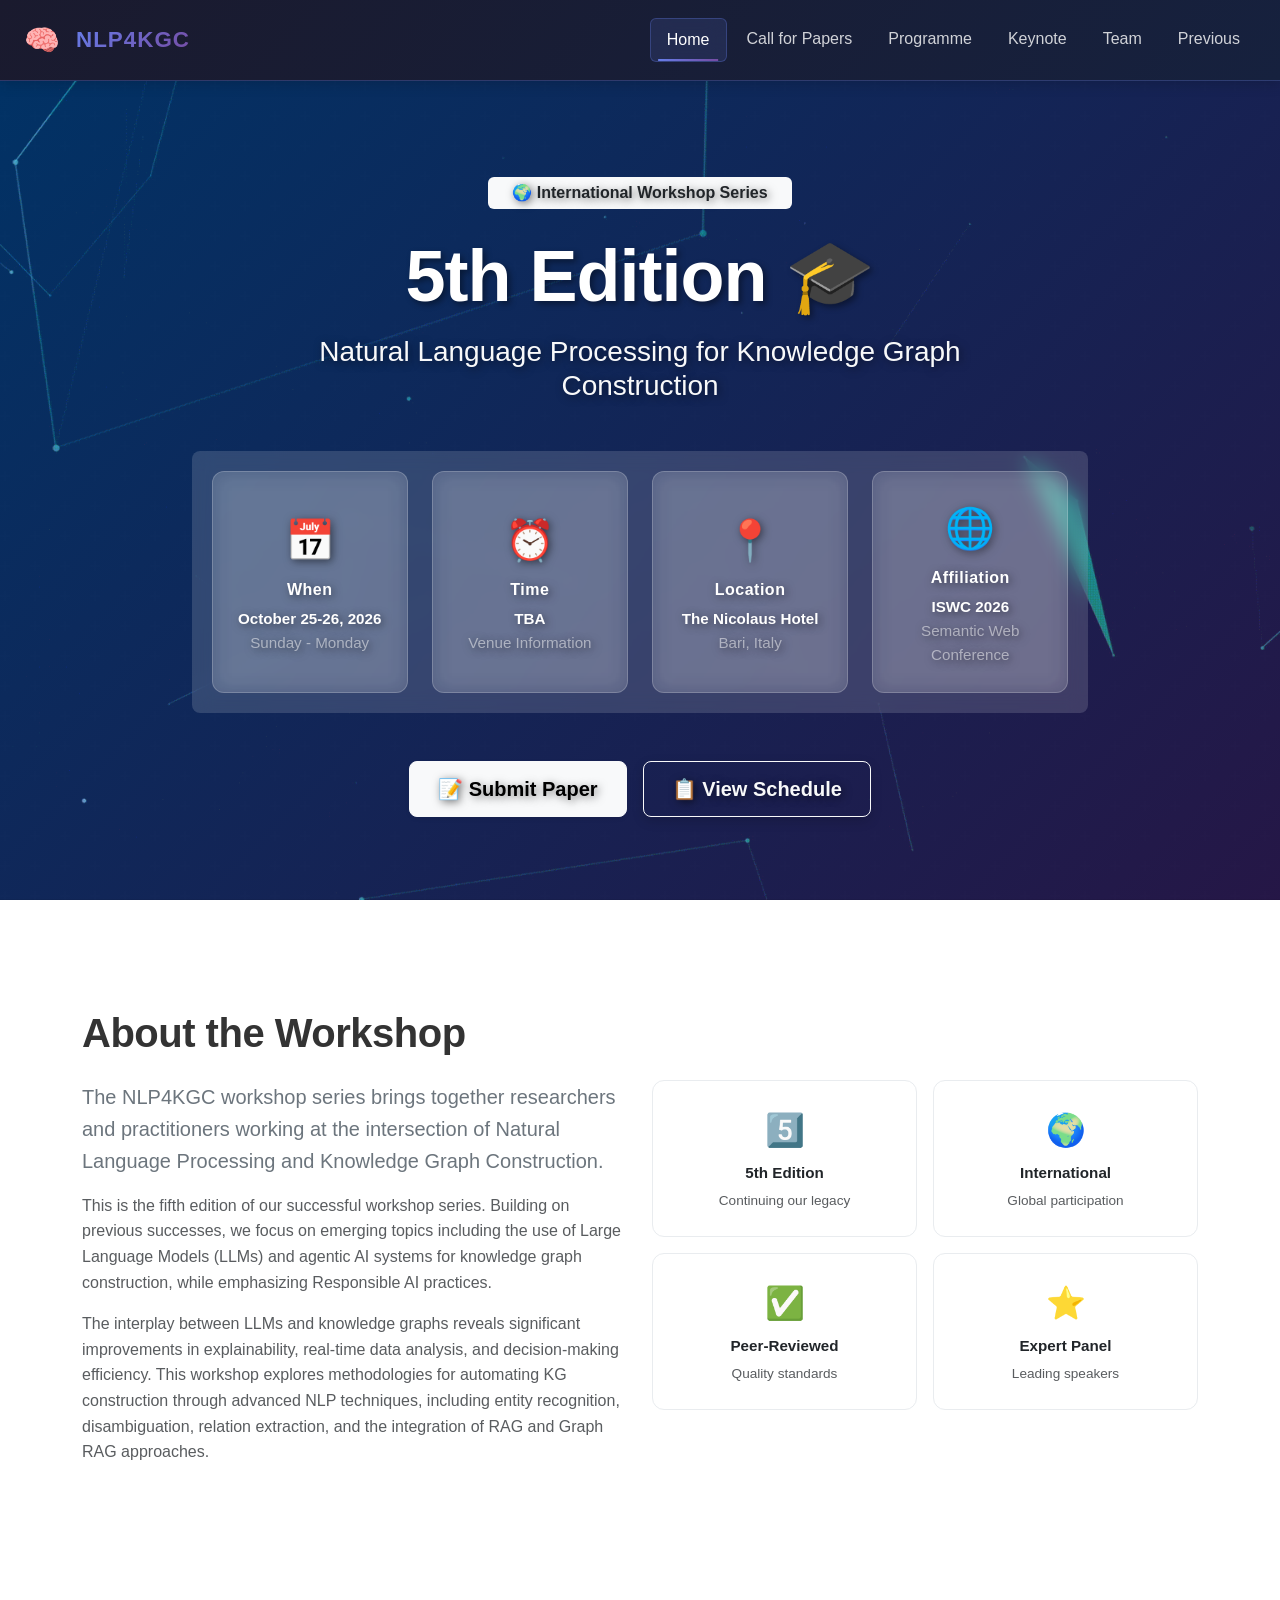
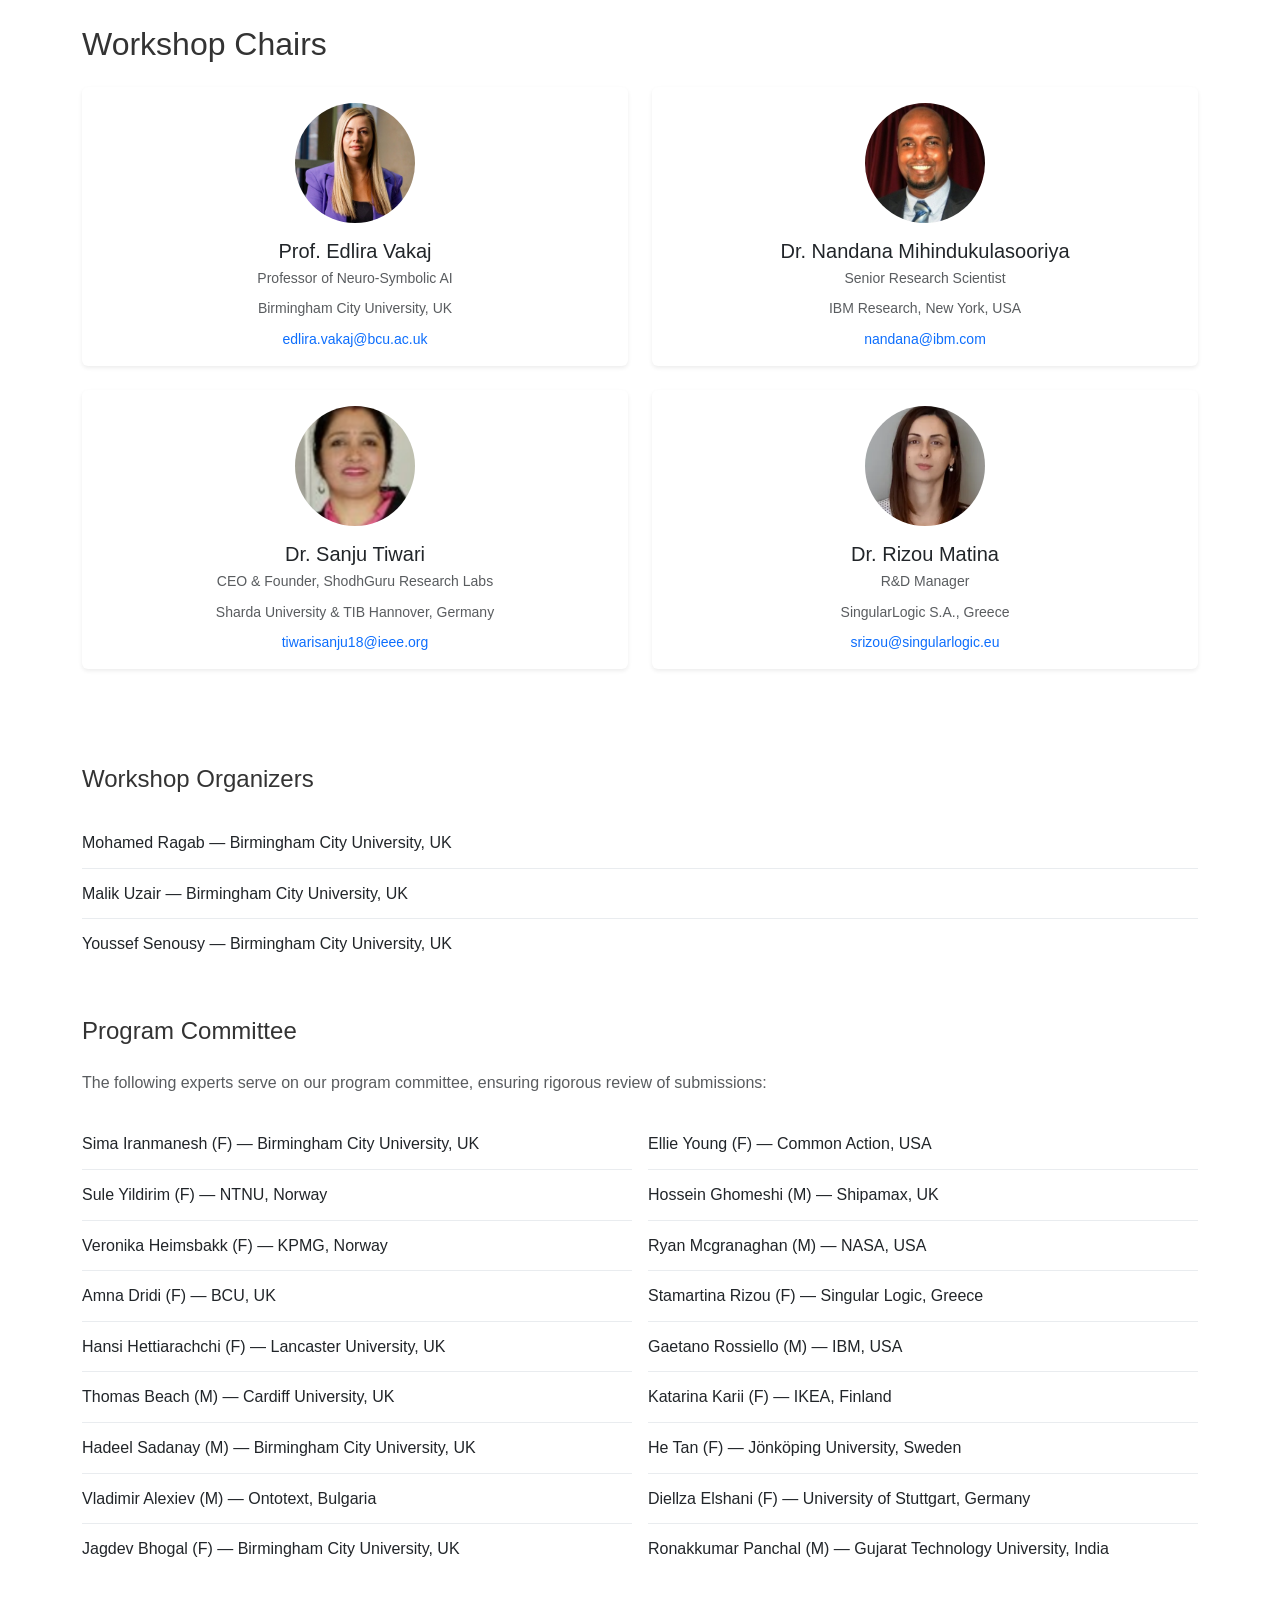
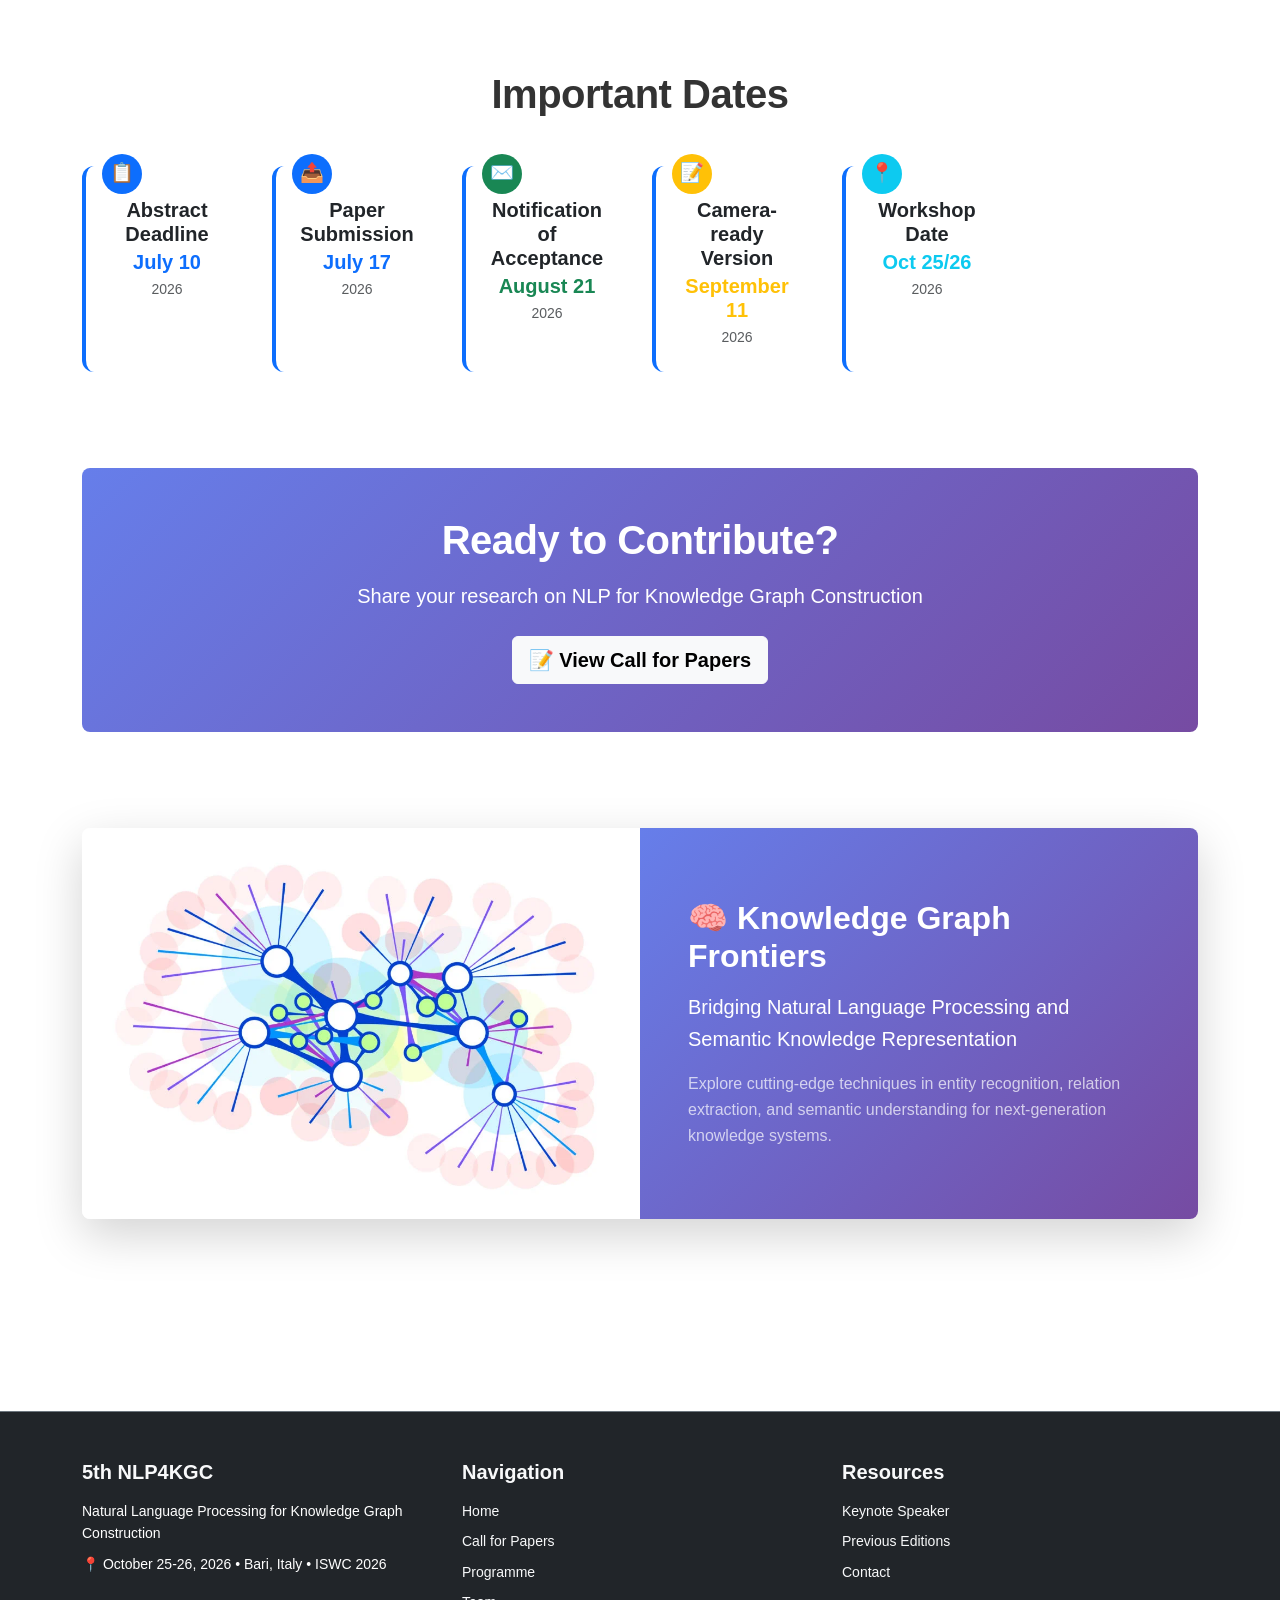
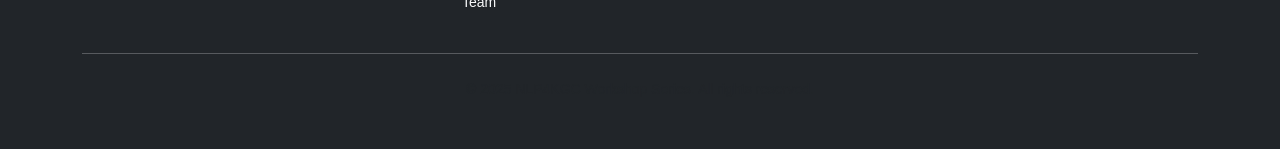
<file: index.html>
<!DOCTYPE html>
<html lang="en">
<head>
    <meta charset="UTF-8">
    <meta name="viewport" content="width=device-width, initial-scale=1.0">
    <meta property="og:title" content="5th NLP4KGC - Natural Language Processing for Knowledge Graph Construction">
    <meta property="og:description" content="Join us for the 5th International Workshop on NLP for Knowledge Graph Construction">
    <meta name="description" content="5th NLP4KGC Workshop - Natural Language Processing for Knowledge Graph Construction. October 25-26, 2026, Bari, Italy (ISWC 2026).">
    <title>5th NLP4KGC Workshop - Natural Language Processing for Knowledge Graph Construction</title>
    <link href="https://cdn.jsdelivr.net/npm/bootstrap@5.3.0/dist/css/bootstrap.min.css" rel="stylesheet">
    <link rel="stylesheet" href="css/style.css">
</head>
<body>
    <!-- Navigation Bar -->
    <nav class="navbar navbar-expand-lg navbar-dark sticky-top modern-navbar">
        <div class="container-fluid px-lg-4">
            <a class="navbar-brand fw-bold d-flex align-items-center" href="index.html">
                <span class="brand-icon">🧠</span>
                <span class="ms-2 brand-text">NLP4KGC</span>
            </a>
            <button class="navbar-toggler border-0" type="button" data-bs-toggle="collapse" data-bs-target="#navbarNav"
                aria-controls="navbarNav" aria-expanded="false" aria-label="Toggle navigation">
                <span class="navbar-toggler-icon"></span>
            </button>
            <div class="collapse navbar-collapse" id="navbarNav">
                <ul class="navbar-nav ms-auto gap-1">
                    <li class="nav-item"><a class="nav-link nav-link-modern active" href="index.html">Home</a></li>
                    <li class="nav-item"><a class="nav-link nav-link-modern" href="pages/cfp.html">Call for Papers</a></li>
                    <li class="nav-item"><a class="nav-link nav-link-modern" href="pages/programme.html">Programme</a></li>
                    <li class="nav-item"><a class="nav-link nav-link-modern" href="pages/keynote.html">Keynote</a></li>
                    <li class="nav-item"><a class="nav-link nav-link-modern" href="pages/team.html">Team</a></li>
                    <li class="nav-item"><a class="nav-link nav-link-modern" href="pages/previous.html">Previous</a></li>
                </ul>
            </div>
        </div>
    </nav>

    <!-- Hero Section -->
    <header class="hero-section text-white py-5">
        <div class="container text-center py-5">
            <div class="mb-4 animate-fade-in-up" style="animation-delay: 0.1s;">
                <span class="badge bg-light text-dark px-4 py-2 fs-6 fw-bold">🌍 International Workshop Series</span>
            </div>
            <h1 class="display-2 fw-bold mb-3 animate-fade-in-up" style="animation-delay: 0.2s; letter-spacing: -1px;">5th Edition 🎓</h1>
            <h2 class="h3 mb-5 text-light fw-normal animate-fade-in-up" style="animation-delay: 0.3s; max-width: 700px; margin-left: auto; margin-right: auto;">Natural Language Processing for Knowledge Graph Construction</h2>
            
            <div class="hero-details mx-auto mb-5" style="max-width: 1000px;">
                <div class="row g-4 justify-content-center">
                    <div class="col-6 col-sm-6 col-md-3">
                        <div class="event-card">
                            <div class="event-icon">📅</div>
                            <h5 class="fw-bold mb-2">When</h5>
                            <p class="mb-0 fw-semibold">October 25-26, 2026</p>
                            <p class="text-white-50 small mb-0">Sunday - Monday</p>
                        </div>
                    </div>
                    <div class="col-6 col-sm-6 col-md-3">
                        <div class="event-card">
                            <div class="event-icon">⏰</div>
                            <h5 class="fw-bold mb-2">Time</h5>
                            <p class="mb-0 fw-semibold">TBA</p>
                            <p class="text-white-50 small mb-0">Venue Information</p>
                        </div>
                    </div>
                    <div class="col-6 col-sm-6 col-md-3">
                        <div class="event-card">
                            <div class="event-icon">📍</div>
                            <h5 class="fw-bold mb-2">Location</h5>
                            <p class="mb-0 fw-semibold">The Nicolaus Hotel</p>
                            <p class="text-white-50 small mb-0">Bari, Italy</p>
                        </div>
                    </div>
                    <div class="col-6 col-sm-6 col-md-3">
                        <div class="event-card">
                            <div class="event-icon">🌐</div>
                            <h5 class="fw-bold mb-2">Affiliation</h5>
                            <p class="mb-0 fw-semibold">ISWC 2026</p>
                            <p class="text-white-50 small mb-0">Semantic Web Conference</p>
                        </div>
                    </div>
                </div>
            </div>
            
            <div class="d-flex gap-3 justify-content-center flex-wrap">
                <a href="pages/cfp.html" class="btn btn-light btn-lg fw-bold shadow-sm cta-button">📝 Submit Paper</a>
                <a href="pages/programme.html" class="btn btn-outline-light btn-lg fw-bold cta-button">📋 View Schedule</a>
            </div>
        </div>
    </header>

    <!-- Main Content -->
    <main class="py-5">
        <div class="container">
            <!-- About Section -->
            <section class="mb-5 py-5">
                <div class="row align-items-center g-4">
                    <div class="col-lg-6 mb-4 mb-lg-0">
                        <h2 class="display-5 fw-bold mb-4">About the Workshop</h2>
                        <p class="lead text-secondary mb-3">The NLP4KGC workshop series brings together researchers and practitioners working at the intersection of Natural Language Processing and Knowledge Graph Construction.</p>
                        <p class="text-muted mb-3">This is the fifth edition of our successful workshop series. Building on previous successes, we focus on emerging topics including the use of Large Language Models (LLMs) and agentic AI systems for knowledge graph construction, while emphasizing Responsible AI practices.</p>
                        <p class="text-muted">The interplay between LLMs and knowledge graphs reveals significant improvements in explainability, real-time data analysis, and decision-making efficiency. This workshop explores methodologies for automating KG construction through advanced NLP techniques, including entity recognition, disambiguation, relation extraction, and the integration of RAG and Graph RAG approaches.</p>
                    </div>
                    <div class="col-lg-6">
                        <div class="row g-3">
                            <div class="col-6">
                                <div class="info-card">
                                    <div class="info-icon">5️⃣</div>
                                    <h5 class="fw-bold">5th Edition</h5>
                                    <p class="text-muted small">Continuing our legacy</p>
                                </div>
                            </div>
                            <div class="col-6">
                                <div class="info-card">
                                    <div class="info-icon">🌍</div>
                                    <h5 class="fw-bold">International</h5>
                                    <p class="text-muted small">Global participation</p>
                                </div>
                            </div>
                            <div class="col-6">
                                <div class="info-card">
                                    <div class="info-icon">✅</div>
                                    <h5 class="fw-bold">Peer-Reviewed</h5>
                                    <p class="text-muted small">Quality standards</p>
                                </div>
                            </div>
                            <div class="col-6">
                                <div class="info-card">
                                    <div class="info-icon">⭐</div>
                                    <h5 class="fw-bold">Expert Panel</h5>
                                    <p class="text-muted small">Leading speakers</p>
                                </div>
                            </div>
                        </div>
                    </div>
                </div>
            </section>

            <!-- Workshop Chairs Section -->
            <section class="mb-5 py-5">
                <h2 class="h2 mb-4">Workshop Chairs</h2>
                <div class="row g-4">
                    <div class="col-md-6 col-lg-6">
                        <div class="card border-0 shadow-sm h-100">
                            <div class="card-body text-center">
                                <img src="images/Edlira.png" alt="Prof. Edlira Vakaj" class="rounded-circle mx-auto mb-3" style="width: 120px; height: 120px; object-fit: cover;">
                                <h5 class="card-title mb-1">Prof. Edlira Vakaj</h5>
                                <p class="text-muted small mb-2">Professor of Neuro-Symbolic AI</p>
                                <p class="text-muted small mb-2">Birmingham City University, UK</p>
                                <p class="text-muted small mb-0"><a href="mailto:edlira.vakaj@bcu.ac.uk">edlira.vakaj@bcu.ac.uk</a></p>
                            </div>
                        </div>
                    </div>
                    <div class="col-md-6 col-lg-6">
                        <div class="card border-0 shadow-sm h-100">
                            <div class="card-body text-center">
                                <img src="images/Nandana.png" alt="Dr. Nandana Mihindukulasooriya" class="rounded-circle mx-auto mb-3" style="width: 120px; height: 120px; object-fit: cover;">
                                <h5 class="card-title mb-1">Dr. Nandana Mihindukulasooriya</h5>
                                <p class="text-muted small mb-2">Senior Research Scientist</p>
                                <p class="text-muted small mb-2">IBM Research, New York, USA</p>
                                <p class="text-muted small mb-0"><a href="mailto:nandana@ibm.com">nandana@ibm.com</a></p>
                            </div>
                        </div>
                    </div>
                    <div class="col-md-6 col-lg-6">
                        <div class="card border-0 shadow-sm h-100">
                            <div class="card-body text-center">
                                <img src="images/Sanju.png" alt="Dr. Sanju Tiwari" class="rounded-circle mx-auto mb-3" style="width: 120px; height: 120px; object-fit: cover;">
                                <h5 class="card-title mb-1">Dr. Sanju Tiwari</h5>
                                <p class="text-muted small mb-2">CEO & Founder, ShodhGuru Research Labs</p>
                                <p class="text-muted small mb-2">Sharda University & TIB Hannover, Germany</p>
                                <p class="text-muted small mb-0"><a href="mailto:tiwarisanju18@ieee.org">tiwarisanju18@ieee.org</a></p>
                            </div>
                        </div>
                    </div>
                    <div class="col-md-6 col-lg-6">
                        <div class="card border-0 shadow-sm h-100">
                            <div class="card-body text-center">
                                <img src="images/Rizou.png" alt="Dr. Rizou Matina" class="rounded-circle mx-auto mb-3" style="width: 120px; height: 120px; object-fit: cover;">
                                <h5 class="card-title mb-1">Dr. Rizou Matina</h5>
                                <p class="text-muted small mb-2">R&D Manager</p>
                                <p class="text-muted small mb-2">SingularLogic S.A., Greece</p>
                                <p class="text-muted small mb-0"><a href="mailto:srizou@singularlogic.eu">srizou@singularlogic.eu</a></p>
                            </div>
                        </div>
                    </div>
                </div>
            </section>

            <!-- Workshop Organizers and Program Committee -->
            <section class="mb-5">
                <h2 class="h4 mb-4">Workshop Organizers</h2>
                <div class="row g-3 mb-5">
                    <div class="col-md-12">
                        <ul class="list-group list-group-flush">
                            <li class="list-group-item ps-0">Mohamed Ragab — Birmingham City University, UK</li>
                            <li class="list-group-item ps-0">Malik Uzair — Birmingham City University, UK</li>
                            <li class="list-group-item ps-0">Youssef Senousy — Birmingham City University, UK</li>
                        </ul>
                    </div>
                </div>
                <h2 class="h4 mb-4">Program Committee</h2>
                <p class="text-muted mb-4">The following experts serve on our program committee, ensuring rigorous review of submissions:</p>
                <div class="row g-3">
                    <div class="col-md-6">
                        <ul class="list-group list-group-flush">
                            <li class="list-group-item ps-0">Sima Iranmanesh (F) — Birmingham City University, UK</li>
                            <li class="list-group-item ps-0">Sule Yildirim (F) — NTNU, Norway</li>
                            <li class="list-group-item ps-0">Veronika Heimsbakk (F) — KPMG, Norway</li>
                            <li class="list-group-item ps-0">Amna Dridi (F) — BCU, UK</li>
                            <li class="list-group-item ps-0">Hansi Hettiarachchi (F) — Lancaster University, UK</li>
                            <li class="list-group-item ps-0">Thomas Beach (M) — Cardiff University, UK</li>
                            <li class="list-group-item ps-0">Hadeel Sadanay (M) — Birmingham City University, UK</li>
                            <li class="list-group-item ps-0">Vladimir Alexiev (M) — Ontotext, Bulgaria</li>
                            <li class="list-group-item ps-0">Jagdev Bhogal (F) — Birmingham City University, UK</li>
                        </ul>
                    </div>
                    <div class="col-md-6">
                        <ul class="list-group list-group-flush">
                            <li class="list-group-item ps-0">Ellie Young (F) — Common Action, USA</li>
                            <li class="list-group-item ps-0">Hossein Ghomeshi (M) — Shipamax, UK</li>
                            <li class="list-group-item ps-0">Ryan Mcgranaghan (M) — NASA, USA</li>
                            <li class="list-group-item ps-0">Stamartina Rizou (F) — Singular Logic, Greece</li>
                            <li class="list-group-item ps-0">Gaetano Rossiello (M) — IBM, USA</li>
                            <li class="list-group-item ps-0">Katarina Karii (F) — IKEA, Finland</li>
                            <li class="list-group-item ps-0">He Tan (F) — Jönköping University, Sweden</li>
                            <li class="list-group-item ps-0">Diellza Elshani (F) — University of Stuttgart, Germany</li>
                            <li class="list-group-item ps-0">Ronakkumar Panchal (M) — Gujarat Technology University, India</li>
                        </ul>
                    </div>
                </div>
            </section>

            <!-- Key Dates Section -->
            <section class="mb-5 py-5">
                <h2 class="display-5 fw-bold mb-5 text-center">Important Dates</h2>
                <div class="row g-4">
                    <div class="col-md-2 d-flex justify-content-center">
                        <div class="timeline-card h-100 text-center">
                            <div class="timeline-badge bg-primary mx-auto mb-2">📋</div>
                            <h5 class="fw-bold mt-2 mb-1">Abstract Deadline</h5>
                            <p class="h5 text-primary fw-bold mb-1">July 10</p>
                            <p class="text-muted small mb-0">2026</p>
                        </div>
                    </div>
                    <div class="col-md-2 d-flex justify-content-center">
                        <div class="timeline-card h-100 text-center">
                            <div class="timeline-badge bg-primary mx-auto mb-2">📤</div>
                            <h5 class="fw-bold mt-2 mb-1">Paper Submission</h5>
                            <p class="h5 text-primary fw-bold mb-1">July 17</p>
                            <p class="text-muted small mb-0">2026</p>
                        </div>
                    </div>
                    <div class="col-md-2 d-flex justify-content-center">
                        <div class="timeline-card h-100 text-center">
                            <div class="timeline-badge bg-success mx-auto mb-2">✉️</div>
                            <h5 class="fw-bold mt-2 mb-1">Notification of Acceptance</h5>
                            <p class="h5 text-success fw-bold mb-1">August 21</p>
                            <p class="text-muted small mb-0">2026</p>
                        </div>
                    </div>
                    <div class="col-md-2 d-flex justify-content-center">
                        <div class="timeline-card h-100 text-center">
                            <div class="timeline-badge bg-warning mx-auto mb-2">📝</div>
                            <h5 class="fw-bold mt-2 mb-1">Camera-ready Version</h5>
                            <p class="h5 text-warning fw-bold mb-1">September 11</p>
                            <p class="text-muted small mb-0">2026</p>
                        </div>
                    </div>
                    <div class="col-md-2 d-flex justify-content-center">
                        <div class="timeline-card h-100 text-center">
                            <div class="timeline-badge bg-info mx-auto mb-2">📍</div>
                            <h5 class="fw-bold mt-2 mb-1">Workshop Date</h5>
                            <p class="h5 text-info fw-bold mb-1">Oct 25/26</p>
                            <p class="text-muted small mb-0">2026</p>
                        </div>
                    </div>
                </div>
            </section>

            <!-- Call to Action -->
            <section class="mb-5 text-center py-5 rounded-3" style="background: linear-gradient(135deg, #667eea 0%, #764ba2 100%); color: white;">
                <h2 class="display-5 fw-bold mb-3">Ready to Contribute?</h2>
                <p class="lead mb-4">Share your research on NLP for Knowledge Graph Construction</p>
                <a href="pages/cfp.html" class="btn btn-light btn-lg fw-bold">📝 View Call for Papers</a>
            </section>

            <!-- Featured Section -->
            <section class="mb-5 py-5">
                <div class="card border-0 rounded-3 overflow-hidden shadow-lg feature-card">
                    <div class="row g-0">
                        <div class="col-md-6">
                            <img src="images/semantic_graph_shutterstock_andrio-1024x717.webp" alt="Semantic Graph" style="width: 100%; height: 100%; object-fit: cover; min-height: 300px;">
                        </div>
                        <div class="col-md-6 d-flex align-items-center" style="background: linear-gradient(135deg, #667eea 0%, #764ba2 100%);">
                            <div class="p-5 text-white">
                                <h3 class="h2 fw-bold mb-3">🧠 Knowledge Graph Frontiers</h3>
                                <p class="lead mb-3">Bridging Natural Language Processing and Semantic Knowledge Representation</p>
                                <p class="text-white-70 mb-0">Explore cutting-edge techniques in entity recognition, relation extraction, and semantic understanding for next-generation knowledge systems.</p>
                            </div>
                        </div>
                    </div>
                </div>
            </section>
        </div>
    </main>

    <!-- Footer -->
    <footer class="bg-dark text-light py-5 mt-5 border-top border-secondary" style="border-width: 1px !important;">
        <div class="container">
            <div class="row g-4 mb-4">
                <div class="col-md-4">
                    <h5 class="fw-bold mb-3">5th NLP4KGC</h5>
                    <p class="text-white small mb-2">Natural Language Processing for Knowledge Graph Construction</p>
                    <p class="text-white small">📍 October 25-26, 2026 • Bari, Italy • ISWC 2026</p>
                </div>
                <div class="col-md-4">
                    <h5 class="fw-bold mb-3">Navigation</h5>
                    <ul class="list-unstyled small">
                        <li class="mb-2"><a href="index.html" class="text-decoration-none text-light hover-link">Home</a></li>
                        <li class="mb-2"><a href="pages/cfp.html" class="text-decoration-none text-light hover-link">Call for Papers</a></li>
                        <li class="mb-2"><a href="pages/programme.html" class="text-decoration-none text-light hover-link">Programme</a></li>
                        <li class="mb-2"><a href="pages/team.html" class="text-decoration-none text-light hover-link">Team</a></li>
                    </ul>
                </div>
                <div class="col-md-4">
                    <h5 class="fw-bold mb-3">Resources</h5>
                    <ul class="list-unstyled small">
                        <li class="mb-2"><a href="pages/keynote.html" class="text-decoration-none text-light hover-link">Keynote Speaker</a></li>
                        <li class="mb-2"><a href="pages/previous.html" class="text-decoration-none text-light hover-link">Previous Editions</a></li>
                        <li class="mb-2"><a href="#" class="text-decoration-none text-light hover-link">Contact</a></li>
                    </ul>
                </div>
            </div>
            <hr class="bg-secondary opacity-25 my-4">
            <div class="text-center text-muted small">
                <p class="mb-0">&copy; 2025 NLP4KGC Workshop Series. All rights reserved.</p>
            </div>
        </div>
    </footer>

    <script src="https://cdn.jsdelivr.net/npm/bootstrap@5.3.0/dist/js/bootstrap.bundle.min.js"></script>
    <script src="js/main.js"></script>
</body>
</html>
</file>
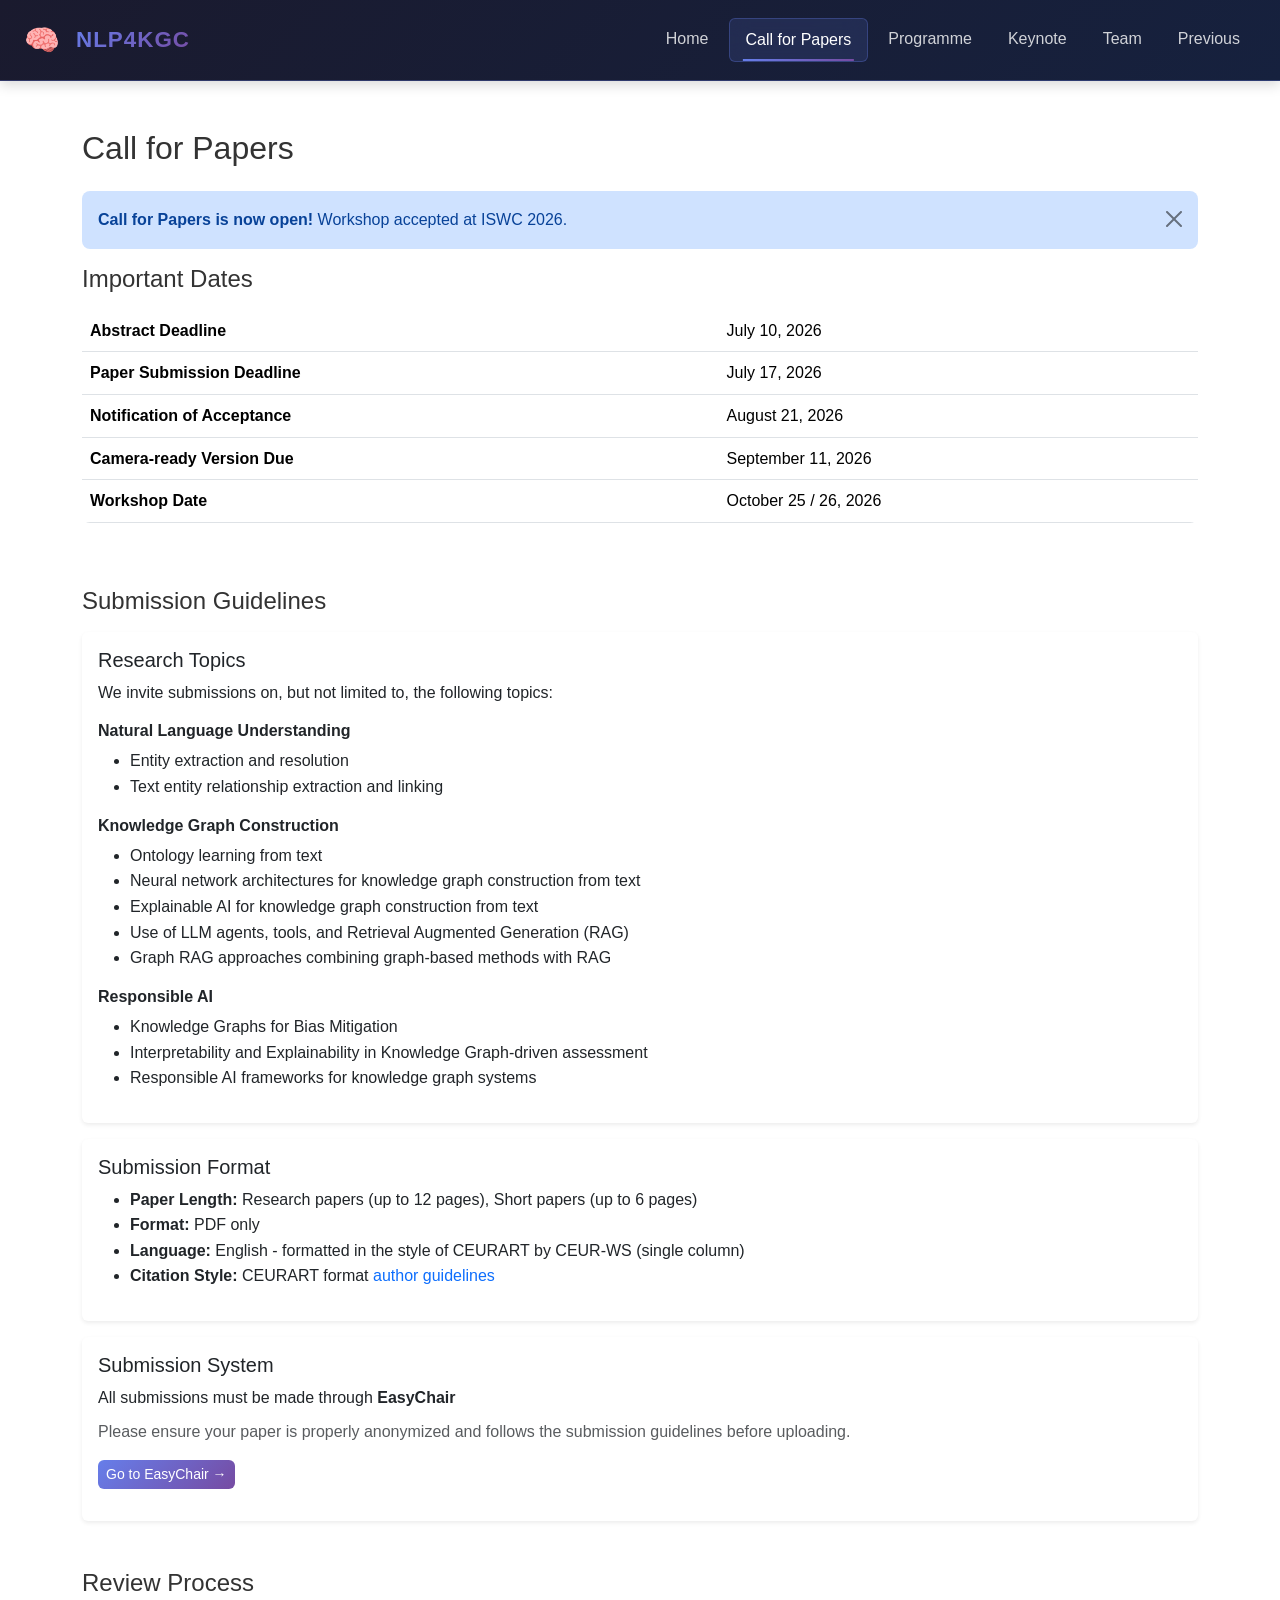
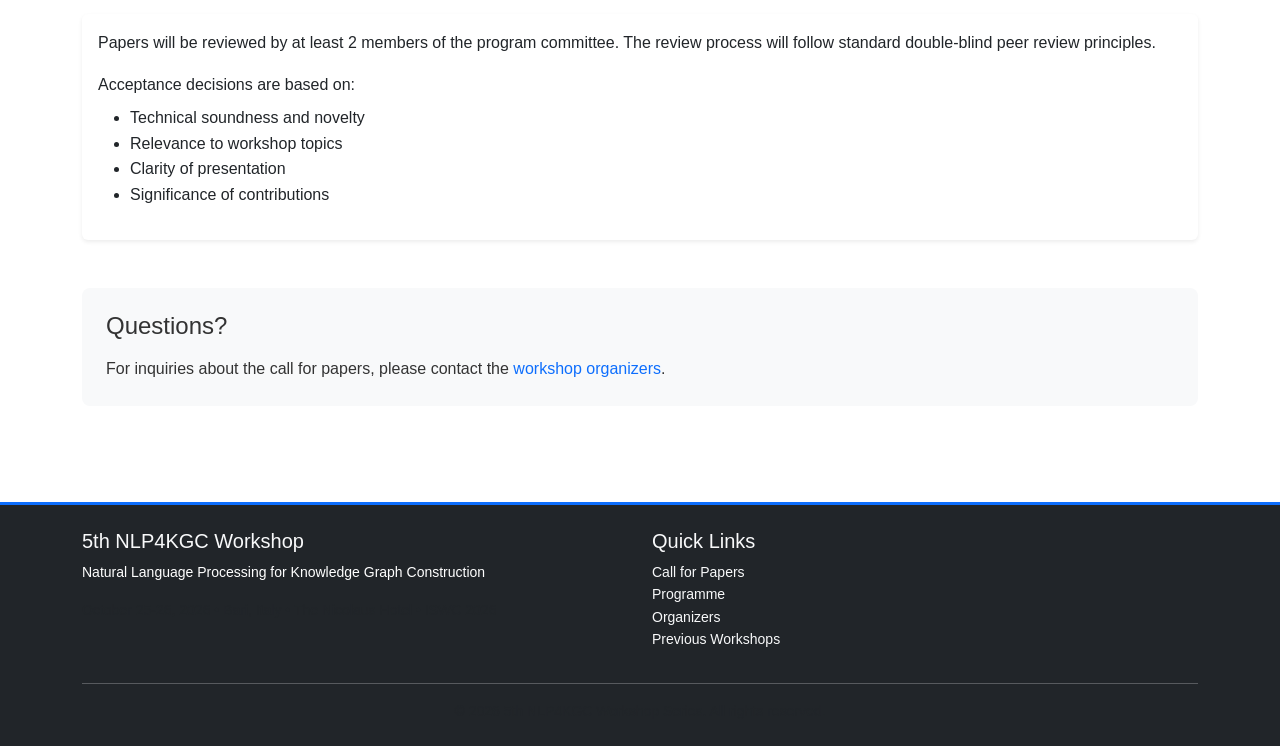
<file: pages/cfp.html>
<!DOCTYPE html>
<html lang="en">
<head>
    <meta charset="UTF-8">
    <meta name="viewport" content="width=device-width, initial-scale=1.0">
    <meta name="description" content="Call for Papers - 5th NLP4KGC Workshop 2026 (ISWC)">
    <title>Call for Papers - 5th NLP4KGC</title>
    <link href="https://cdn.jsdelivr.net/npm/bootstrap@5.3.0/dist/css/bootstrap.min.css" rel="stylesheet">
    <link rel="stylesheet" href="../css/style.css">
</head>
<body>
    <!-- Navigation Bar -->
    <nav class="navbar navbar-expand-lg navbar-dark sticky-top modern-navbar">
        <div class="container-fluid px-lg-4">
            <a class="navbar-brand fw-bold d-flex align-items-center" href="../index.html">
                <span class="brand-icon">🧠</span>
                <span class="ms-2 brand-text">NLP4KGC</span>
            </a>
            <button class="navbar-toggler border-0" type="button" data-bs-toggle="collapse" data-bs-target="#navbarNav"
                aria-controls="navbarNav" aria-expanded="false" aria-label="Toggle navigation">
                <span class="navbar-toggler-icon"></span>
            </button>
            <div class="collapse navbar-collapse" id="navbarNav">
                <ul class="navbar-nav ms-auto gap-1">
                    <li class="nav-item"><a class="nav-link nav-link-modern" href="../index.html">Home</a></li>
                    <li class="nav-item"><a class="nav-link nav-link-modern active" href="cfp.html">Call for Papers</a></li>
                    <li class="nav-item"><a class="nav-link nav-link-modern" href="programme.html">Programme</a></li>
                    <li class="nav-item"><a class="nav-link nav-link-modern" href="keynote.html">Keynote</a></li>
                    <li class="nav-item"><a class="nav-link nav-link-modern" href="team.html">Team</a></li>
                    <li class="nav-item"><a class="nav-link nav-link-modern" href="previous.html">Previous</a></li>
                </ul>
            </div>
        </div>
    </nav>

    <!-- Main Content -->
    <main class="py-5">
        <div class="container">
            <h1 class="h2 mb-4">Call for Papers</h1>
            
            <!-- Submission Period Alert -->
            <div class="alert alert-info alert-dismissible fade show" role="alert">
                <strong>Call for Papers is now open!</strong> Workshop accepted at ISWC 2026. 
                <button type="button" class="btn-close" data-bs-dismiss="alert" aria-label="Close"></button>
            </div>

            <!-- Key Dates -->
            <section class="mb-5">
                <h2 class="h4 mb-3">Important Dates</h2>
                <div class="table-responsive">
                    <table class="table table-hover">
                        <tbody>
                            <tr>
                                <td class="fw-bold">Abstract Deadline</td>
                                <td>July 10, 2026</td>
                            </tr>
                            <tr>
                                <td class="fw-bold">Paper Submission Deadline</td>
                                <td>July 17, 2026</td>
                            </tr>
                            <tr>
                                <td class="fw-bold">Notification of Acceptance</td>
                                <td>August 21, 2026</td>
                            </tr>
                            <tr>
                                <td class="fw-bold">Camera-ready Version Due</td>
                                <td>September 11, 2026</td>
                            </tr>
                            <tr>
                                <td class="fw-bold">Workshop Date</td>
                                <td>October 25 / 26, 2026</td>
                            </tr>
                        </tbody>
                    </table>
                </div>
            </section>

            <!-- Submission Guidelines -->
            <section class="mb-5">
                <h2 class="h4 mb-3">Submission Guidelines</h2>
                <div class="card border-0 shadow-sm mb-3">
                    <div class="card-body">
                        <h5 class="card-title">Research Topics</h5>
                        <p>We invite submissions on, but not limited to, the following topics:</p>
                        
                        <h6 class="mt-3 mb-2"><strong>Natural Language Understanding</strong></h6>
                        <ul>
                            <li>Entity extraction and resolution</li>
                            <li>Text entity relationship extraction and linking</li>
                        </ul>
                        
                        <h6 class="mt-3 mb-2"><strong>Knowledge Graph Construction</strong></h6>
                        <ul>
                            <li>Ontology learning from text</li>
                            <li>Neural network architectures for knowledge graph construction from text</li>
                            <li>Explainable AI for knowledge graph construction from text</li>
                            <li>Use of LLM agents, tools, and Retrieval Augmented Generation (RAG)</li>
                            <li>Graph RAG approaches combining graph-based methods with RAG</li>
                        </ul>
                        
                        <h6 class="mt-3 mb-2"><strong>Responsible AI</strong></h6>
                        <ul>
                            <li>Knowledge Graphs for Bias Mitigation</li>
                            <li>Interpretability and Explainability in Knowledge Graph-driven assessment</li>
                            <li>Responsible AI frameworks for knowledge graph systems</li>
                        </ul>
                    </div>
                </div>

                <div class="card border-0 shadow-sm mb-3">
                    <div class="card-body">
                        <h5 class="card-title">Submission Format</h5>
                        <ul>
                            <li><strong>Paper Length:</strong> Research papers (up to 12 pages), Short papers (up to 6 pages)</li>
                            <li><strong>Format:</strong> PDF only</li>
                            <li><strong>Language:</strong> English - formatted in the style of CEURART by CEUR-WS (single column)</li>
                            <li><strong>Citation Style:</strong> CEURART format <a href="https://ceurws.wordpress.com/2020/03/31/ceurws-publishes-ceurart-paper-style/" target="_blank" class="text-decoration-none">author guidelines</a></li>
                        </ul>
                    </div>
                </div>

                <div class="card border-0 shadow-sm mb-3">
                    <div class="card-body">
                        <h5 class="card-title">Submission System</h5>
                        <p class="mb-2">All submissions must be made through <strong>EasyChair</strong></p>
                        <p class="text-muted">
                            Please ensure your paper is properly anonymized and follows the submission guidelines before uploading.
                        </p>
                        <p>
                            <a href="https://easychair.org/" target="_blank" class="btn btn-primary btn-sm">
                                Go to EasyChair →
                            </a>
                        </p>
                    </div>
                </div>
            </section>

            <!-- Review Process -->
            <section class="mb-5">
                <h2 class="h4 mb-3">Review Process</h2>
                <div class="card border-0 shadow-sm">
                    <div class="card-body">
                        <p>Papers will be reviewed by at least 2 members of the program committee. The review process will follow standard double-blind peer review principles.</p>
                        <p class="mb-0">Acceptance decisions are based on:
                            <ul class="mt-2">
                                <li>Technical soundness and novelty</li>
                                <li>Relevance to workshop topics</li>
                                <li>Clarity of presentation</li>
                                <li>Significance of contributions</li>
                            </ul>
                        </p>
                    </div>
                </div>
            </section>

            <!-- Contact -->
            <section class="bg-light rounded-3 p-4">
                <h2 class="h4 mb-3">Questions?</h2>
                <p class="mb-0">For inquiries about the call for papers, please contact the <a href="team.html">workshop organizers</a>.</p>
            </section>
        </div>
    </main>

    <!-- Footer -->
    <footer class="bg-dark text-light py-4 mt-5">
        <div class="container">
            <div class="row">
                <div class="col-md-6 mb-4 mb-md-0">
                    <h5>5th NLP4KGC Workshop</h5>
                    <p class="text-white small">Natural Language Processing for Knowledge Graph Construction</p>
                    <p class="text-muted small">October 25-26, 2026 • Bari, Italy • The Nicolaus Hotel • ISWC 2026</p>
                </div>
                <div class="col-md-6">
                    <h5>Quick Links</h5>
                    <ul class="list-unstyled small">
                        <li><a href="cfp.html" class="text-decoration-none text-light">Call for Papers</a></li>
                        <li><a href="programme.html" class="text-decoration-none text-light">Programme</a></li>
                        <li><a href="team.html" class="text-decoration-none text-light">Organizers</a></li>
                        <li><a href="previous.html" class="text-decoration-none text-light">Previous Workshops</a></li>
                    </ul>
                </div>
            </div>
            <hr class="bg-secondary">
            <div class="text-center text-muted small">
                <p class="mb-0">&copy; 2026 5th NLP4KGC Workshop Series. All rights reserved.</p>
            </div>
        </div>
    </footer>

    <script src="https://cdn.jsdelivr.net/npm/bootstrap@5.3.0/dist/js/bootstrap.bundle.min.js"></script>
    <script src="../js/main.js"></script>
</body>
</html>
</file>
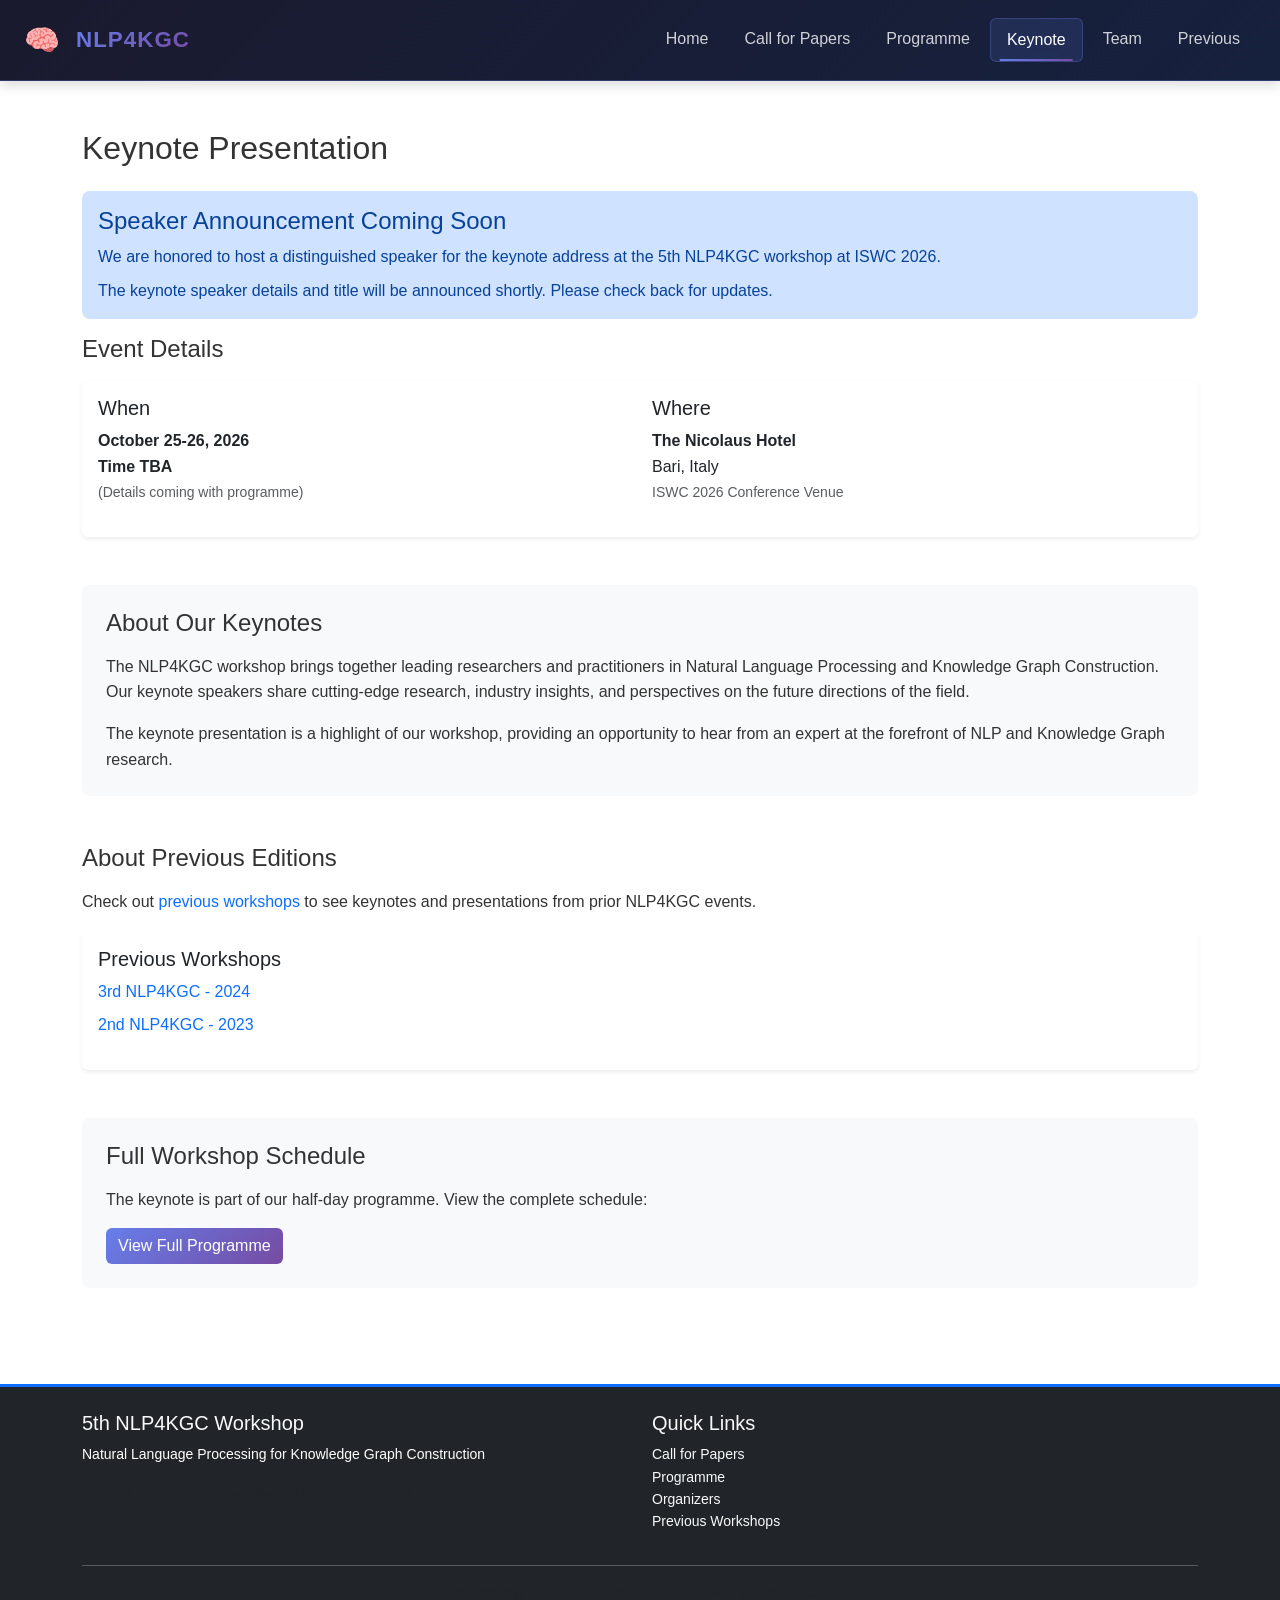
<file: pages/keynote.html>
<!DOCTYPE html>
<html lang="en">
<head>
    <meta charset="UTF-8">
    <meta name="viewport" content="width=device-width, initial-scale=1.0">
    <meta name="description" content="Keynote Speaker - 5th NLP4KGC Workshop 2026 (ISWC)">
    <title>Keynote - 5th NLP4KGC</title>
    <link href="https://cdn.jsdelivr.net/npm/bootstrap@5.3.0/dist/css/bootstrap.min.css" rel="stylesheet">
    <link rel="stylesheet" href="../css/style.css">
</head>
<body>
    <!-- Navigation Bar -->
    <nav class="navbar navbar-expand-lg navbar-dark sticky-top modern-navbar">
        <div class="container-fluid px-lg-4">
            <a class="navbar-brand fw-bold d-flex align-items-center" href="../index.html">
                <span class="brand-icon">🧠</span>
                <span class="ms-2 brand-text">NLP4KGC</span>
            </a>
            <button class="navbar-toggler border-0" type="button" data-bs-toggle="collapse" data-bs-target="#navbarNav"
                aria-controls="navbarNav" aria-expanded="false" aria-label="Toggle navigation">
                <span class="navbar-toggler-icon"></span>
            </button>
            <div class="collapse navbar-collapse" id="navbarNav">
                <ul class="navbar-nav ms-auto gap-1">
                    <li class="nav-item"><a class="nav-link nav-link-modern" href="../index.html">Home</a></li>
                    <li class="nav-item"><a class="nav-link nav-link-modern" href="cfp.html">Call for Papers</a></li>
                    <li class="nav-item"><a class="nav-link nav-link-modern" href="programme.html">Programme</a></li>
                    <li class="nav-item"><a class="nav-link nav-link-modern active" href="keynote.html">Keynote</a></li>
                    <li class="nav-item"><a class="nav-link nav-link-modern" href="team.html">Team</a></li>
                    <li class="nav-item"><a class="nav-link nav-link-modern" href="previous.html">Previous</a></li>
                </ul>
            </div>
        </div>
    </nav>

    <!-- Main Content -->
    <main class="py-5">
        <div class="container">
            <h1 class="h2 mb-4">Keynote Presentation</h1>

            <!-- TBA Alert -->
            <div class="alert alert-info" role="alert">
                <h4 class="alert-heading">Speaker Announcement Coming Soon</h4>
                <p class="mb-2">
                    We are honored to host a distinguished speaker for the keynote address at the 5th NLP4KGC workshop at ISWC 2026.
                </p>
                <p class="mb-0">
                    The keynote speaker details and title will be announced shortly. Please check back for updates.
                </p>
            </div>

            <!-- Keynote Details -->
            <section class="mb-5">
                <h2 class="h4 mb-3">Event Details</h2>
                <div class="card border-0 shadow-sm">
                    <div class="card-body">
                        <div class="row">
                            <div class="col-md-6 mb-3">
                                <h5>When</h5>
                                <p class="mb-0">
                                    <strong>October 25-26, 2026</strong><br>
                                    <strong>Time TBA</strong><br>
                                    <small class="text-muted">(Details coming with programme)</small>
                                </p>
                            </div>
                            <div class="col-md-6 mb-3">
                                <h5>Where</h5>
                                <p class="mb-0">
                                    <strong>The Nicolaus Hotel</strong><br>
                                    Bari, Italy<br>
                                    <small class="text-muted">ISWC 2026 Conference Venue</small>
                                </p>
                            </div>
                        </div>
                    </div>
                </div>
            </section>

            <!-- About NLP4KGC Keynotes -->
            <section class="mb-5 bg-light rounded-3 p-4">
                <h2 class="h4 mb-3">About Our Keynotes</h2>
                <p>
                    The NLP4KGC workshop brings together leading researchers and practitioners in Natural Language 
                    Processing and Knowledge Graph Construction. Our keynote speakers share cutting-edge research, 
                    industry insights, and perspectives on the future directions of the field.
                </p>
                <p class="mb-0">
                    The keynote presentation is a highlight of our workshop, providing an opportunity to hear from 
                    an expert at the forefront of NLP and Knowledge Graph research.
                </p>
            </section>

            <!-- Previous Keynotes -->
            <section class="mb-5">
                <h2 class="h4 mb-3">About Previous Editions</h2>
                <p>Check out <a href="previous.html">previous workshops</a> to see keynotes and presentations from 
                prior NLP4KGC events.</p>
                <div class="card border-0 shadow-sm">
                    <div class="card-body">
                        <h5 class="card-title">Previous Workshops</h5>
                        <ul class="list-unstyled">
                            <li class="mb-2">
                                <a href="https://sites.google.com/view/3rdnlp4kgc/home" target="_blank" class="text-decoration-none">
                                    3rd NLP4KGC - 2024
                                </a>
                            </li>
                            <li>
                                <a href="https://sites.google.com/view/2nd-nlp4kgc/home" target="_blank" class="text-decoration-none">
                                    2nd NLP4KGC - 2023
                                </a>
                            </li>
                        </ul>
                    </div>
                </div>
            </section>

            <!-- Programme Link -->
            <section class="bg-light rounded-3 p-4">
                <h2 class="h4 mb-3">Full Workshop Schedule</h2>
                <p class="mb-3">The keynote is part of our half-day programme. View the complete schedule:</p>
                <a href="programme.html" class="btn btn-primary">View Full Programme</a>
            </section>
        </div>
    </main>

    <!-- Footer -->
    <footer class="bg-dark text-light py-4 mt-5">
        <div class="container">
            <div class="row">
                <div class="col-md-6 mb-4 mb-md-0">
                    <h5>5th NLP4KGC Workshop</h5>
                    <p class="text-white small">Natural Language Processing for Knowledge Graph Construction</p>
                    <p class="text-muted small">October 25-26, 2026 • Bari, Italy • The Nicolaus Hotel • ISWC 2026</p>
                </div>
                <div class="col-md-6">
                    <h5>Quick Links</h5>
                    <ul class="list-unstyled small">
                        <li><a href="cfp.html" class="text-decoration-none text-light">Call for Papers</a></li>
                        <li><a href="programme.html" class="text-decoration-none text-light">Programme</a></li>
                        <li><a href="team.html" class="text-decoration-none text-light">Organizers</a></li>
                        <li><a href="previous.html" class="text-decoration-none text-light">Previous Workshops</a></li>
                    </ul>
                </div>
            </div>
            <hr class="bg-secondary">
            <div class="text-center text-muted small">
                <p class="mb-0">&copy; 2026 5th NLP4KGC Workshop Series. All rights reserved.</p>
            </div>
        </div>
    </footer>

    <script src="https://cdn.jsdelivr.net/npm/bootstrap@5.3.0/dist/js/bootstrap.bundle.min.js"></script>
    <script src="../js/main.js"></script>
</body>
</html>
</file>
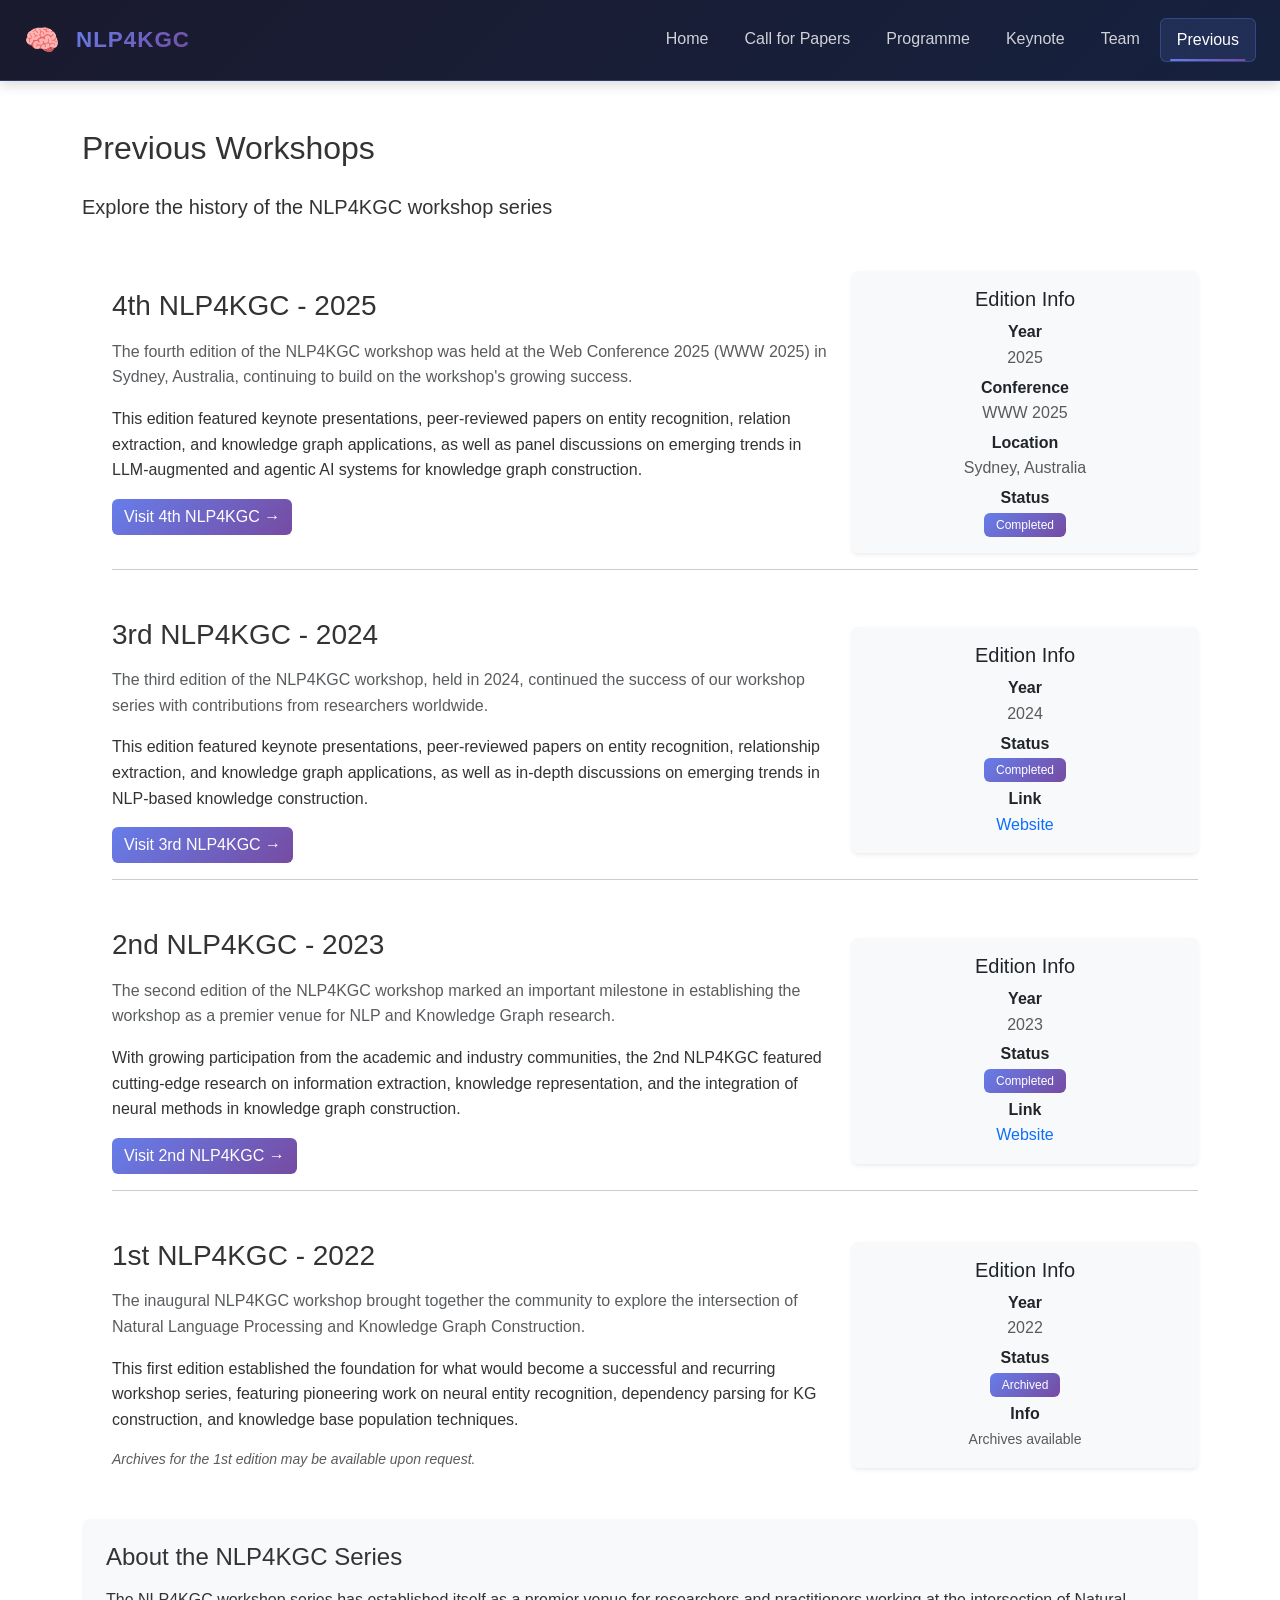
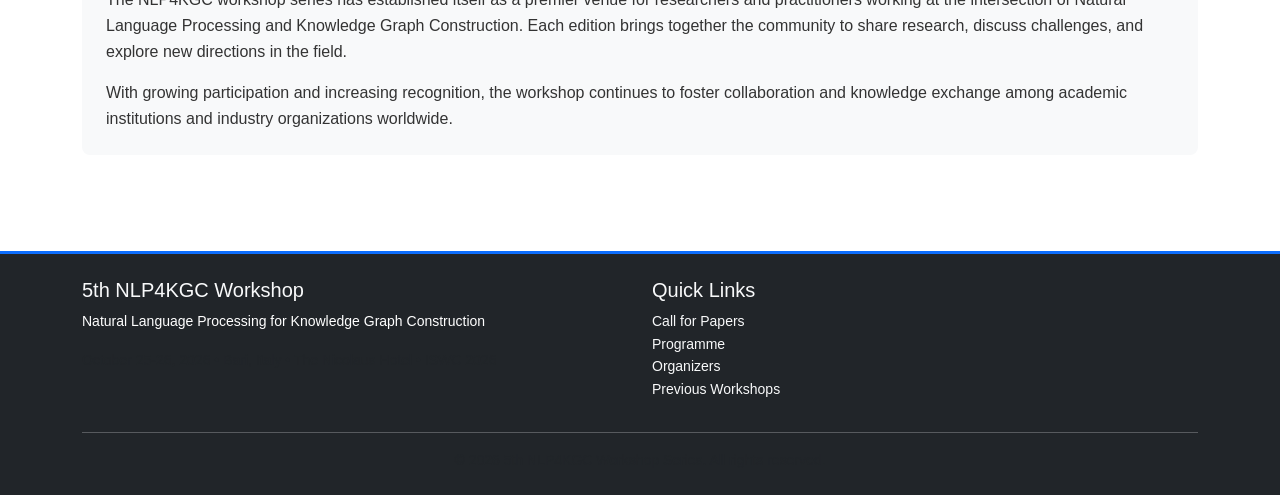
<file: pages/previous.html>
<!DOCTYPE html>
<html lang="en">
<head>
    <meta charset="UTF-8">
    <meta name="viewport" content="width=device-width, initial-scale=1.0">
    <meta name="description" content="Previous Workshops - NLP4KGC Series (2024-2023)">
    <title>Previous Workshops - 5th NLP4KGC</title>
    <link href="https://cdn.jsdelivr.net/npm/bootstrap@5.3.0/dist/css/bootstrap.min.css" rel="stylesheet">
    <link rel="stylesheet" href="../css/style.css">
</head>
<body>
    <!-- Navigation Bar -->
    <nav class="navbar navbar-expand-lg navbar-dark sticky-top modern-navbar">
        <div class="container-fluid px-lg-4">
            <a class="navbar-brand fw-bold d-flex align-items-center" href="../index.html">
                <span class="brand-icon">🧠</span>
                <span class="ms-2 brand-text">NLP4KGC</span>
            </a>
            <button class="navbar-toggler border-0" type="button" data-bs-toggle="collapse" data-bs-target="#navbarNav"
                aria-controls="navbarNav" aria-expanded="false" aria-label="Toggle navigation">
                <span class="navbar-toggler-icon"></span>
            </button>
            <div class="collapse navbar-collapse" id="navbarNav">
                <ul class="navbar-nav ms-auto gap-1">
                    <li class="nav-item"><a class="nav-link nav-link-modern" href="../index.html">Home</a></li>
                    <li class="nav-item"><a class="nav-link nav-link-modern" href="cfp.html">Call for Papers</a></li>
                    <li class="nav-item"><a class="nav-link nav-link-modern" href="programme.html">Programme</a></li>
                    <li class="nav-item"><a class="nav-link nav-link-modern" href="keynote.html">Keynote</a></li>
                    <li class="nav-item"><a class="nav-link nav-link-modern" href="team.html">Team</a></li>
                    <li class="nav-item"><a class="nav-link nav-link-modern active" href="previous.html">Previous</a></li>
                </ul>
            </div>
        </div>
    </nav>

    <!-- Main Content -->
    <main class="py-5">
        <div class="container">
            <h1 class="h2 mb-4">Previous Workshops</h1>
            <p class="lead mb-5">Explore the history of the NLP4KGC workshop series</p>

            <!-- Timeline -->
            <div class="timeline-history">
                <!-- 4th Edition -->
                <div class="timeline-item mb-5">
                    <div class="row align-items-center">
                        <div class="col-md-8">
                            <h2 class="h3 mb-3">4th NLP4KGC - 2025</h2>
                            <p class="text-muted mb-3">The fourth edition of the NLP4KGC workshop was held at the Web Conference 2025 (WWW 2025) in Sydney, Australia, continuing to build on the workshop's growing success.</p>
                            <p class="mb-3">
                                This edition featured keynote presentations, peer-reviewed papers on entity recognition, 
                                relation extraction, and knowledge graph applications, as well as panel discussions on emerging 
                                trends in LLM-augmented and agentic AI systems for knowledge graph construction.
                            </p>
                            <a href="https://sites.google.com/view/4rthnlp4kgc/home" target="_blank" class="btn btn-primary">
                                Visit 4th NLP4KGC →
                            </a>
                        </div>
                        <div class="col-md-4">
                            <div class="card border-0 shadow-sm bg-light">
                                <div class="card-body text-center">
                                    <h5 class="card-title">Edition Info</h5>
                                    <p class="mb-1"><strong>Year</strong><br><span class="text-muted">2025</span></p>
                                    <p class="mb-1"><strong>Conference</strong><br><span class="text-muted">WWW 2025</span></p>
                                    <p class="mb-1"><strong>Location</strong><br><span class="text-muted">Sydney, Australia</span></p>
                                    <p class="mb-0"><strong>Status</strong><br><span class="badge bg-success">Completed</span></p>
                                </div>
                            </div>
                        </div>
                    </div>
                    <hr>
                </div>

                <!-- 3rd Edition -->
                <div class="timeline-item mb-5">
                    <div class="row align-items-center">
                        <div class="col-md-8">
                            <h2 class="h3 mb-3">3rd NLP4KGC - 2024</h2>
                            <p class="text-muted mb-3">The third edition of the NLP4KGC workshop, held in 2024, continued the success of our workshop series with contributions from researchers worldwide.</p>
                            <p class="mb-3">
                                This edition featured keynote presentations, peer-reviewed papers on entity recognition, 
                                relationship extraction, and knowledge graph applications, as well as in-depth discussions 
                                on emerging trends in NLP-based knowledge construction.
                            </p>
                            <a href="https://sites.google.com/view/3rdnlp4kgc/home" target="_blank" class="btn btn-primary">
                                Visit 3rd NLP4KGC →
                            </a>
                        </div>
                        <div class="col-md-4">
                            <div class="card border-0 shadow-sm bg-light">
                                <div class="card-body text-center">
                                    <h5 class="card-title">Edition Info</h5>
                                    <p class="mb-1"><strong>Year</strong><br><span class="text-muted">2024</span></p>
                                    <p class="mb-1"><strong>Status</strong><br><span class="badge bg-success">Completed</span></p>
                                    <p class="mb-0"><strong>Link</strong><br><a href="https://sites.google.com/view/3rdnlp4kgc/home" target="_blank" class="text-decoration-none">Website</a></p>
                                </div>
                            </div>
                        </div>
                    </div>
                    <hr>
                </div>

                <!-- 2nd Edition -->
                <div class="timeline-item mb-5">
                    <div class="row align-items-center">
                        <div class="col-md-8">
                            <h2 class="h3 mb-3">2nd NLP4KGC - 2023</h2>
                            <p class="text-muted mb-3">The second edition of the NLP4KGC workshop marked an important milestone in establishing the workshop as a premier venue for NLP and Knowledge Graph research.</p>
                            <p class="mb-3">
                                With growing participation from the academic and industry communities, the 2nd NLP4KGC 
                                featured cutting-edge research on information extraction, knowledge representation, and 
                                the integration of neural methods in knowledge graph construction.
                            </p>
                            <a href="https://sites.google.com/view/2nd-nlp4kgc/home" target="_blank" class="btn btn-primary">
                                Visit 2nd NLP4KGC →
                            </a>
                        </div>
                        <div class="col-md-4">
                            <div class="card border-0 shadow-sm bg-light">
                                <div class="card-body text-center">
                                    <h5 class="card-title">Edition Info</h5>
                                    <p class="mb-1"><strong>Year</strong><br><span class="text-muted">2023</span></p>
                                    <p class="mb-1"><strong>Status</strong><br><span class="badge bg-success">Completed</span></p>
                                    <p class="mb-0"><strong>Link</strong><br><a href="https://sites.google.com/view/2nd-nlp4kgc/home" target="_blank" class="text-decoration-none">Website</a></p>
                                </div>
                            </div>
                        </div>
                    </div>
                    <hr>
                </div>

                <!-- 1st Edition -->
                <div class="timeline-item">
                    <div class="row align-items-center">
                        <div class="col-md-8">
                            <h2 class="h3 mb-3">1st NLP4KGC - 2022</h2>
                            <p class="text-muted mb-3">The inaugural NLP4KGC workshop brought together the community to explore the intersection of Natural Language Processing and Knowledge Graph Construction.</p>
                            <p class="mb-3">
                                This first edition established the foundation for what would become a successful and 
                                recurring workshop series, featuring pioneering work on neural entity recognition, 
                                dependency parsing for KG construction, and knowledge base population techniques.
                            </p>
                            <p class="text-muted small mb-0">
                                <em>Archives for the 1st edition may be available upon request.</em>
                            </p>
                        </div>
                        <div class="col-md-4">
                            <div class="card border-0 shadow-sm bg-light">
                                <div class="card-body text-center">
                                    <h5 class="card-title">Edition Info</h5>
                                    <p class="mb-1"><strong>Year</strong><br><span class="text-muted">2022</span></p>
                                    <p class="mb-1"><strong>Status</strong><br><span class="badge bg-secondary">Archived</span></p>
                                    <p class="mb-0"><strong>Info</strong><br><span class="text-muted small">Archives available</span></p>
                                </div>
                            </div>
                        </div>
                    </div>
                </div>
            </div>

            <!-- Series Info -->
            <section class="mt-5 bg-light rounded-3 p-4">
                <h2 class="h4 mb-3">About the NLP4KGC Series</h2>
                <p>
                    The NLP4KGC workshop series has established itself as a premier venue for researchers and practitioners 
                    working at the intersection of Natural Language Processing and Knowledge Graph Construction. Each edition 
                    brings together the community to share research, discuss challenges, and explore new directions in the field.
                </p>
                <p class="mb-0">
                    With growing participation and increasing recognition, the workshop continues to foster collaboration and 
                    knowledge exchange among academic institutions and industry organizations worldwide.
                </p>
            </section>
        </div>
    </main>

    <!-- Footer -->
    <footer class="bg-dark text-light py-4 mt-5">
        <div class="container">
            <div class="row">
                <div class="col-md-6 mb-4 mb-md-0">
                    <h5>5th NLP4KGC Workshop</h5>
                    <p class="text-white small">Natural Language Processing for Knowledge Graph Construction</p>
                    <p class="text-muted small">October 25-26, 2026 • Bari, Italy • The Nicolaus Hotel • ISWC 2026</p>
                </div>
                <div class="col-md-6">
                    <h5>Quick Links</h5>
                    <ul class="list-unstyled small">
                        <li><a href="cfp.html" class="text-decoration-none text-light">Call for Papers</a></li>
                        <li><a href="programme.html" class="text-decoration-none text-light">Programme</a></li>
                        <li><a href="team.html" class="text-decoration-none text-light">Organizers</a></li>
                        <li><a href="previous.html" class="text-decoration-none text-light">Previous Workshops</a></li>
                    </ul>
                </div>
            </div>
            <hr class="bg-secondary">
            <div class="text-center text-muted small">
                <p class="mb-0">&copy; 2026 5th NLP4KGC Workshop Series. All rights reserved.</p>
            </div>
        </div>
    </footer>

    <script src="https://cdn.jsdelivr.net/npm/bootstrap@5.3.0/dist/js/bootstrap.bundle.min.js"></script>
    <script src="../js/main.js"></script>
</body>
</html>
</file>
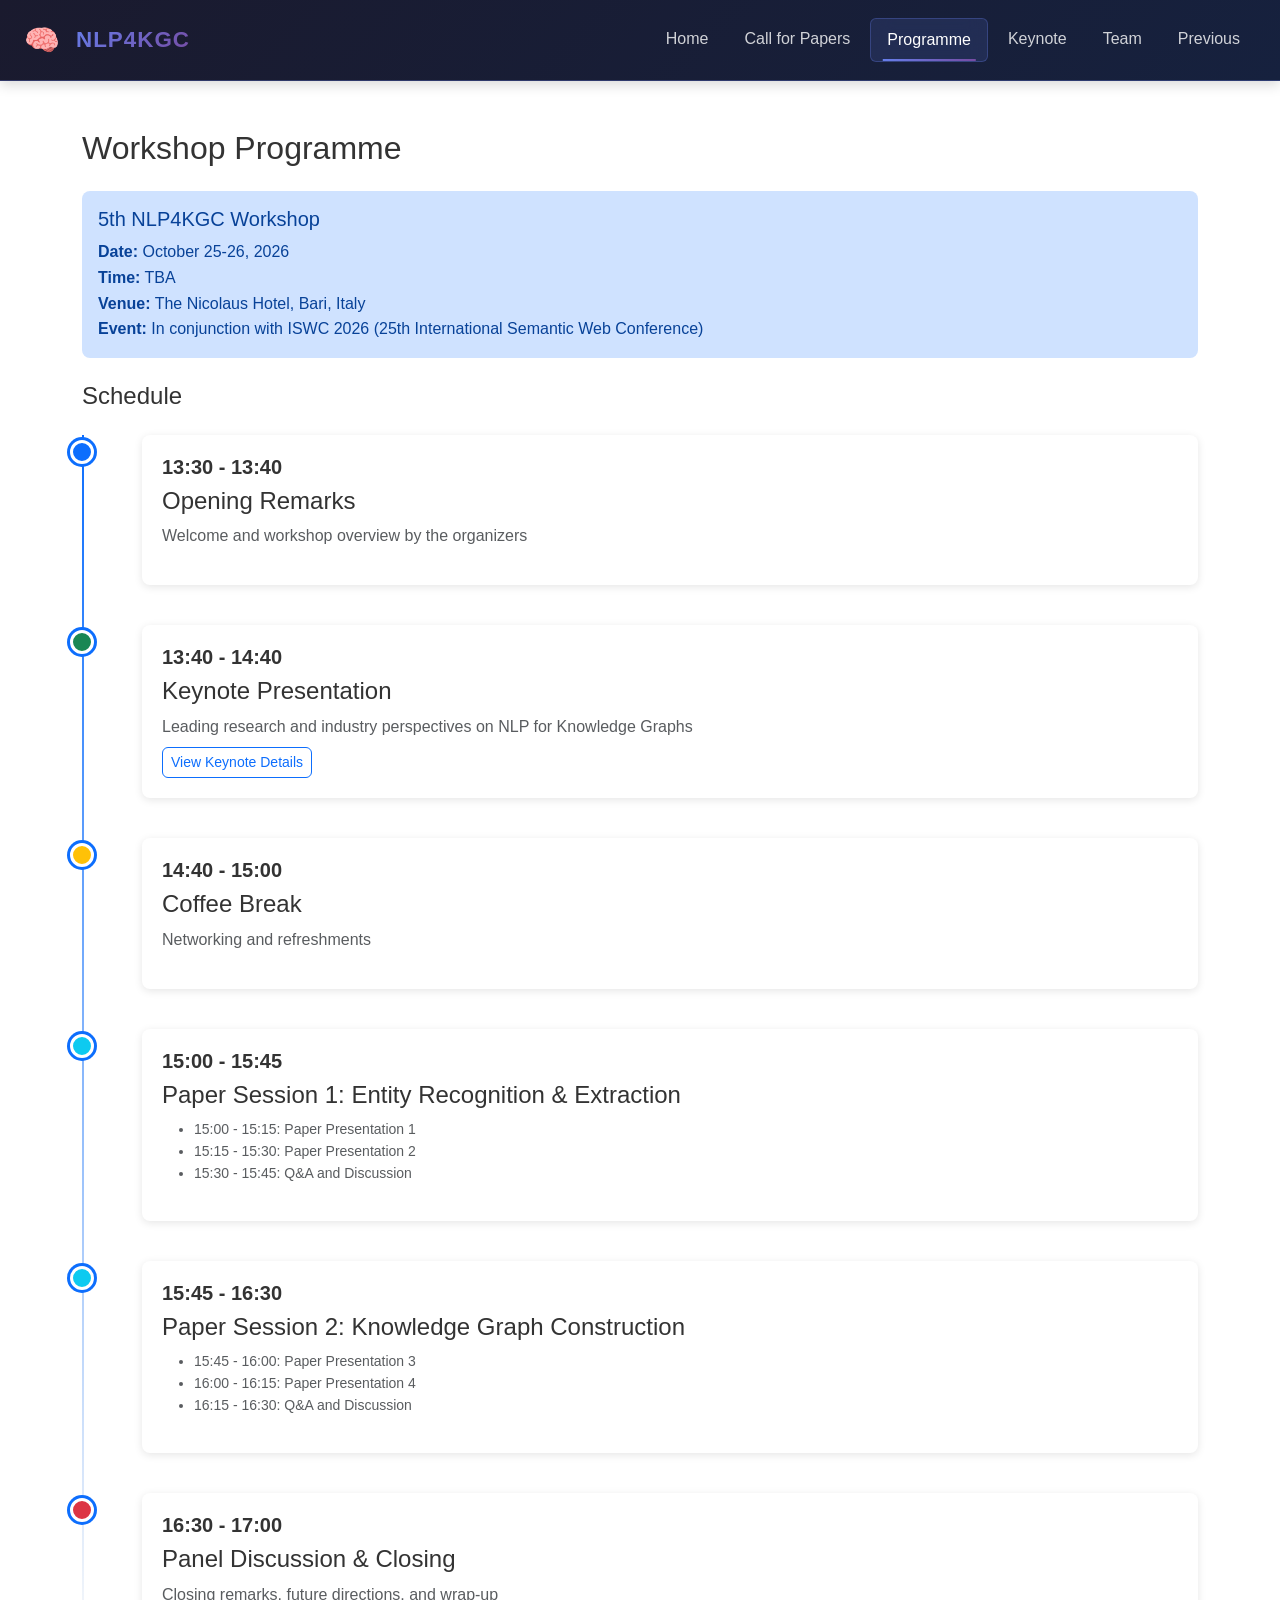
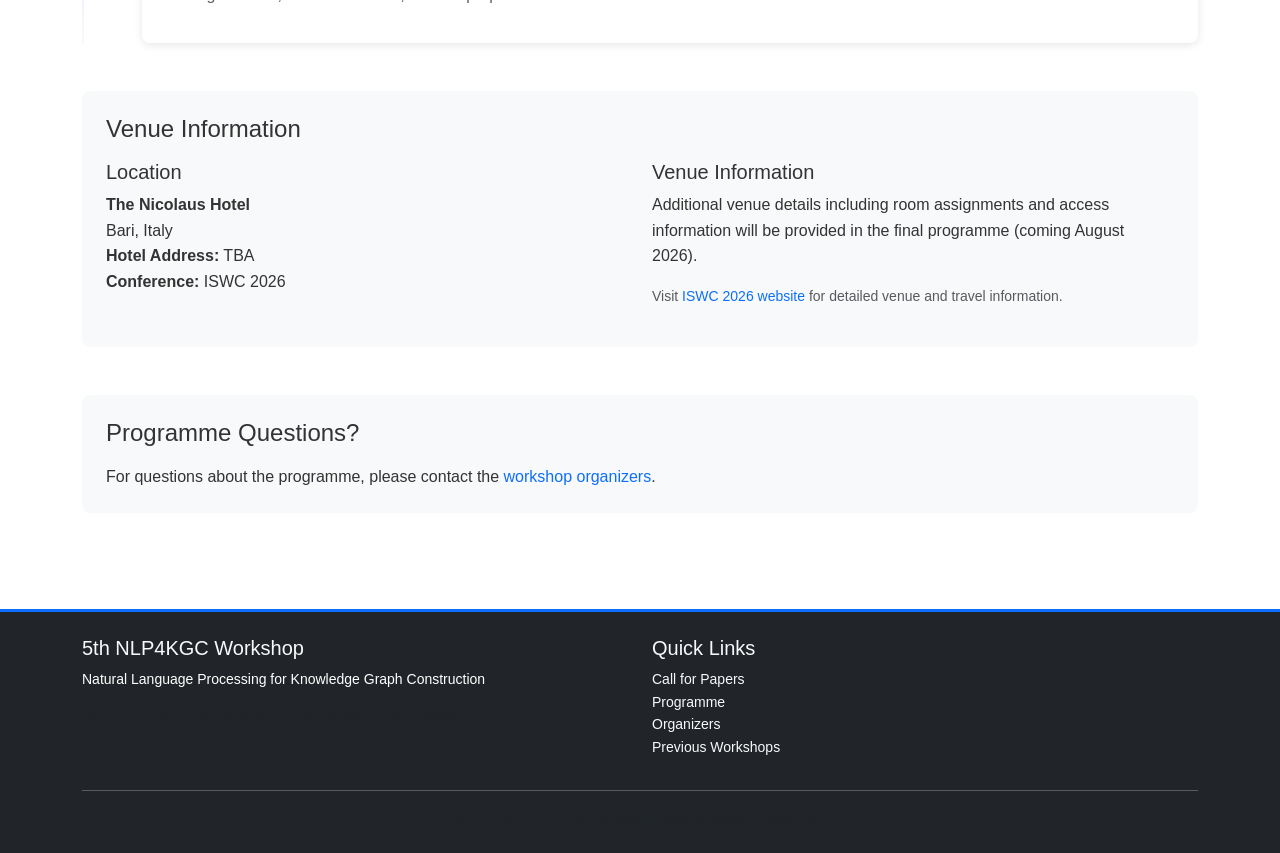
<file: pages/programme.html>
<!DOCTYPE html>
<html lang="en">
<head>
    <meta charset="UTF-8">
    <meta name="viewport" content="width=device-width, initial-scale=1.0">
    <meta name="description" content="Programme and Schedule - 5th NLP4KGC Workshop 2026 (ISWC)">
    <title>Programme - 5th NLP4KGC</title>
    <link href="https://cdn.jsdelivr.net/npm/bootstrap@5.3.0/dist/css/bootstrap.min.css" rel="stylesheet">
    <link rel="stylesheet" href="../css/style.css">
</head>
<body>
    <!-- Navigation Bar -->
    <nav class="navbar navbar-expand-lg navbar-dark sticky-top modern-navbar">
        <div class="container-fluid px-lg-4">
            <a class="navbar-brand fw-bold d-flex align-items-center" href="../index.html">
                <span class="brand-icon">🧠</span>
                <span class="ms-2 brand-text">NLP4KGC</span>
            </a>
            <button class="navbar-toggler border-0" type="button" data-bs-toggle="collapse" data-bs-target="#navbarNav"
                aria-controls="navbarNav" aria-expanded="false" aria-label="Toggle navigation">
                <span class="navbar-toggler-icon"></span>
            </button>
            <div class="collapse navbar-collapse" id="navbarNav">
                <ul class="navbar-nav ms-auto gap-1">
                    <li class="nav-item"><a class="nav-link nav-link-modern" href="../index.html">Home</a></li>
                    <li class="nav-item"><a class="nav-link nav-link-modern" href="cfp.html">Call for Papers</a></li>
                    <li class="nav-item"><a class="nav-link nav-link-modern active" href="programme.html">Programme</a></li>
                    <li class="nav-item"><a class="nav-link nav-link-modern" href="keynote.html">Keynote</a></li>
                    <li class="nav-item"><a class="nav-link nav-link-modern" href="team.html">Team</a></li>
                    <li class="nav-item"><a class="nav-link nav-link-modern" href="previous.html">Previous</a></li>
                </ul>
            </div>
        </div>
    </nav>

    <!-- Main Content -->
    <main class="py-5">
        <div class="container">
            <h1 class="h2 mb-4">Workshop Programme</h1>

            <!-- Event Info -->
            <div class="alert alert-info mb-4">
                <div class="row align-items-center">
                    <div class="col-md-8">
                        <h5 class="alert-heading">5th NLP4KGC Workshop</h5>
                        <p class="mb-0">
                            <strong>Date:</strong> October 25-26, 2026<br>
                            <strong>Time:</strong> TBA<br>
                            <strong>Venue:</strong> The Nicolaus Hotel, Bari, Italy<br>
                            <strong>Event:</strong> In conjunction with ISWC 2026 (25th International Semantic Web Conference)
                        </p>
                    </div>
                </div>
            </div>

            <!-- Schedule Timeline -->
            <section class="mb-5">
                <h2 class="h4 mb-4">Schedule</h2>
                
                <div class="timeline">
                    <!-- 13:30 - Opening -->
                    <div class="timeline-item">
                        <div class="timeline-marker bg-primary"></div>
                        <div class="timeline-content">
                            <h5 class="fw-bold">13:30 - 13:40</h5>
                            <h4 class="mb-2">Opening Remarks</h4>
                            <p class="text-muted">Welcome and workshop overview by the organizers</p>
                        </div>
                    </div>

                    <!-- 13:40 - Keynote -->
                    <div class="timeline-item">
                        <div class="timeline-marker bg-success"></div>
                        <div class="timeline-content">
                            <h5 class="fw-bold">13:40 - 14:40</h5>
                            <h4 class="mb-2">Keynote Presentation</h4>
                            <p class="text-muted mb-2">Leading research and industry perspectives on NLP for Knowledge Graphs</p>
                            <p class="mb-0">
                                <a href="keynote.html" class="btn btn-sm btn-outline-primary">View Keynote Details</a>
                            </p>
                        </div>
                    </div>

                    <!-- 14:40 - Break -->
                    <div class="timeline-item">
                        <div class="timeline-marker bg-warning"></div>
                        <div class="timeline-content">
                            <h5 class="fw-bold">14:40 - 15:00</h5>
                            <h4 class="mb-2">Coffee Break</h4>
                            <p class="text-muted">Networking and refreshments</p>
                        </div>
                    </div>

                    <!-- 15:00 - Paper Session 1 -->
                    <div class="timeline-item">
                        <div class="timeline-marker bg-info"></div>
                        <div class="timeline-content">
                            <h5 class="fw-bold">15:00 - 15:45</h5>
                            <h4 class="mb-2">Paper Session 1: Entity Recognition & Extraction</h4>
                            <ul class="text-muted small">
                                <li>15:00 - 15:15: Paper Presentation 1</li>
                                <li>15:15 - 15:30: Paper Presentation 2</li>
                                <li>15:30 - 15:45: Q&A and Discussion</li>
                            </ul>
                        </div>
                    </div>

                    <!-- 15:45 - Paper Session 2 -->
                    <div class="timeline-item">
                        <div class="timeline-marker bg-info"></div>
                        <div class="timeline-content">
                            <h5 class="fw-bold">15:45 - 16:30</h5>
                            <h4 class="mb-2">Paper Session 2: Knowledge Graph Construction</h4>
                            <ul class="text-muted small">
                                <li>15:45 - 16:00: Paper Presentation 3</li>
                                <li>16:00 - 16:15: Paper Presentation 4</li>
                                <li>16:15 - 16:30: Q&A and Discussion</li>
                            </ul>
                        </div>
                    </div>

                    <!-- 16:30 - Closing -->
                    <div class="timeline-item">
                        <div class="timeline-marker bg-danger"></div>
                        <div class="timeline-content">
                            <h5 class="fw-bold">16:30 - 17:00</h5>
                            <h4 class="mb-2">Panel Discussion & Closing</h4>
                            <p class="text-muted">Closing remarks, future directions, and wrap-up</p>
                        </div>
                    </div>
                </div>
            </section>

            <!-- Venue Info -->
            <section class="mb-5 bg-light rounded-3 p-4">
                <h2 class="h4 mb-3">Venue Information</h2>
                <div class="row">
                    <div class="col-md-6">
                        <h5>Location</h5>
                        <p>
                            <strong>The Nicolaus Hotel</strong><br>
                            Bari, Italy<br>
                            <strong>Hotel Address:</strong> TBA<br>
                            <strong>Conference:</strong> ISWC 2026
                        </p>
                    </div>
                    <div class="col-md-6">
                        <h5>Venue Information</h5>
                        <p>
                            Additional venue details including room assignments and access information will be provided in the final programme (coming August 2026).
                        </p>
                        <p class="text-muted small">Visit <a href="https://iswc2026.semanticweb.org/" target="_blank">ISWC 2026 website</a> for detailed venue and travel information.</p>
                    </div>
                </div>
            </section>

            <!-- Contact -->
            <section class="bg-light rounded-3 p-4">
                <h2 class="h4 mb-3">Programme Questions?</h2>
                <p class="mb-0">For questions about the programme, please contact the <a href="team.html">workshop organizers</a>.</p>
            </section>
        </div>
    </main>

    <!-- Footer -->
    <footer class="bg-dark text-light py-4 mt-5">
        <div class="container">
            <div class="row">
                <div class="col-md-6 mb-4 mb-md-0">
                    <h5>5th NLP4KGC Workshop</h5>
                    <p class="text-white small">Natural Language Processing for Knowledge Graph Construction</p>
                    <p class="text-muted small">October 25-26, 2026 • Bari, Italy • The Nicolaus Hotel • ISWC 2026</p>
                </div>
                <div class="col-md-6">
                    <h5>Quick Links</h5>
                    <ul class="list-unstyled small">
                        <li><a href="cfp.html" class="text-decoration-none text-light">Call for Papers</a></li>
                        <li><a href="programme.html" class="text-decoration-none text-light">Programme</a></li>
                        <li><a href="team.html" class="text-decoration-none text-light">Organizers</a></li>
                        <li><a href="previous.html" class="text-decoration-none text-light">Previous Workshops</a></li>
                    </ul>
                </div>
            </div>
            <hr class="bg-secondary">
            <div class="text-center text-muted small">
                <p class="mb-0">&copy; 2026 5th NLP4KGC Workshop Series. All rights reserved.</p>
            </div>
        </div>
    </footer>

    <script src="https://cdn.jsdelivr.net/npm/bootstrap@5.3.0/dist/js/bootstrap.bundle.min.js"></script>
    <script src="../js/main.js"></script>
</body>
</html>
</file>
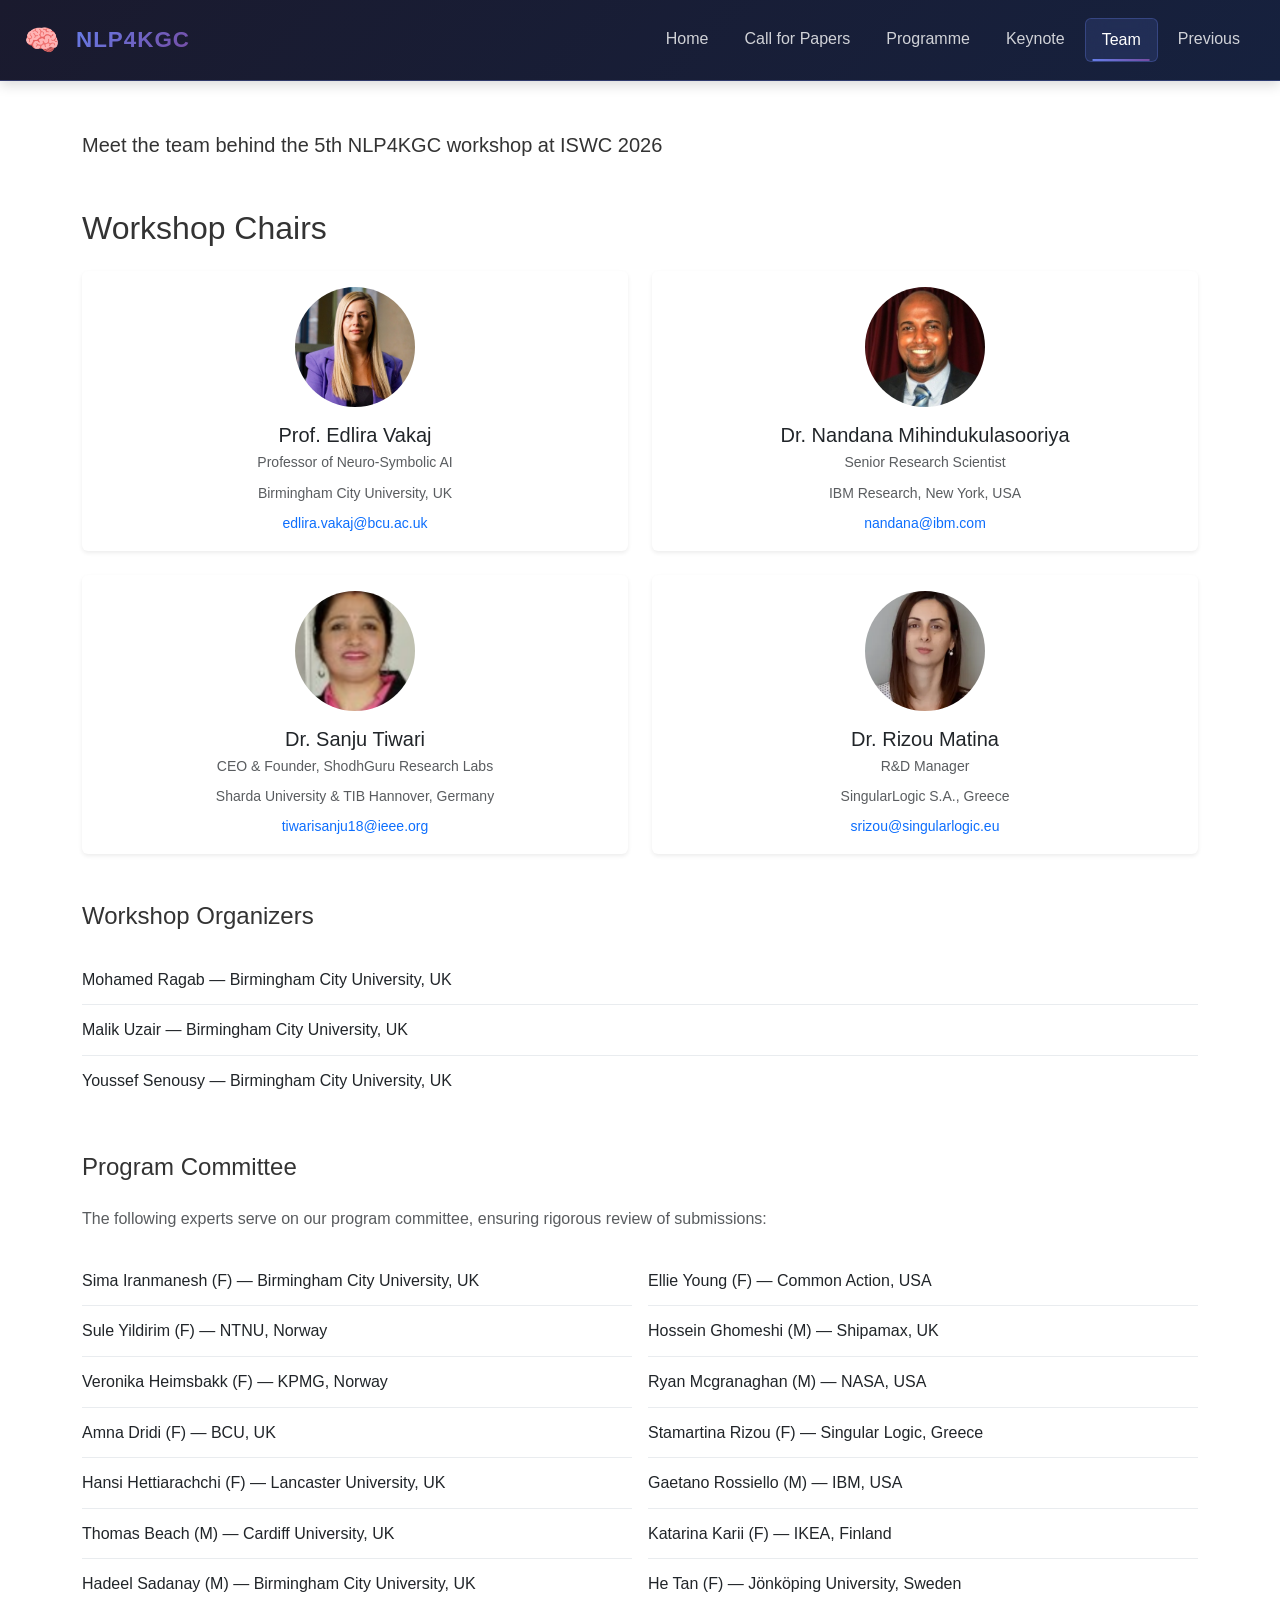
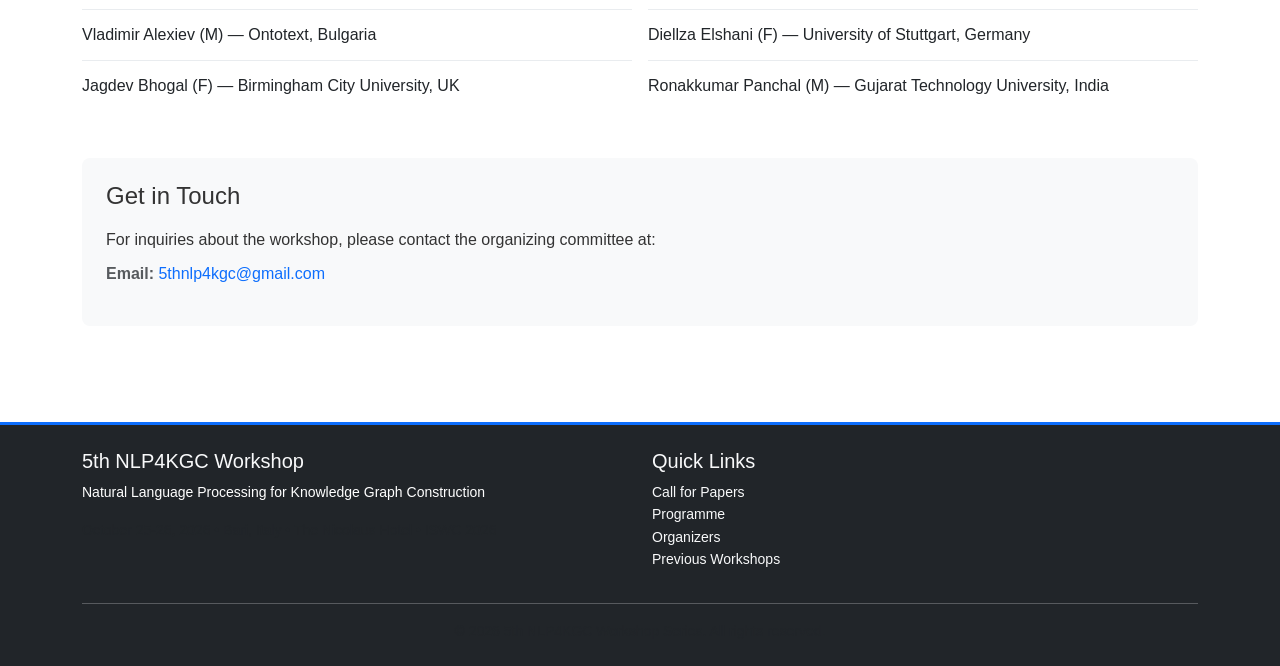
<file: pages/team.html>
<!DOCTYPE html>
<html lang="en">
<head>
    <meta charset="UTF-8">
    <meta name="viewport" content="width=device-width, initial-scale=1.0">
    <meta name="description" content="Organizers and Team - 5th NLP4KGC Workshop 2026 (ISWC)">
    <title>Team - 5th NLP4KGC</title>
    <link href="https://cdn.jsdelivr.net/npm/bootstrap@5.3.0/dist/css/bootstrap.min.css" rel="stylesheet">
    <link rel="stylesheet" href="../css/style.css">
</head>
<body>
    <!-- Navigation Bar -->
    <nav class="navbar navbar-expand-lg navbar-dark sticky-top modern-navbar">
        <div class="container-fluid px-lg-4">
            <a class="navbar-brand fw-bold d-flex align-items-center" href="../index.html">
                <span class="brand-icon">🧠</span>
                <span class="ms-2 brand-text">NLP4KGC</span>
            </a>
            <button class="navbar-toggler border-0" type="button" data-bs-toggle="collapse" data-bs-target="#navbarNav"
                aria-controls="navbarNav" aria-expanded="false" aria-label="Toggle navigation">
                <span class="navbar-toggler-icon"></span>
            </button>
            <div class="collapse navbar-collapse" id="navbarNav">
                <ul class="navbar-nav ms-auto gap-1">
                    <li class="nav-item"><a class="nav-link nav-link-modern" href="../index.html">Home</a></li>
                    <li class="nav-item"><a class="nav-link nav-link-modern" href="cfp.html">Call for Papers</a></li>
                    <li class="nav-item"><a class="nav-link nav-link-modern" href="programme.html">Programme</a></li>
                    <li class="nav-item"><a class="nav-link nav-link-modern" href="keynote.html">Keynote</a></li>
                    <li class="nav-item"><a class="nav-link nav-link-modern active" href="team.html">Team</a></li>
                    <li class="nav-item"><a class="nav-link nav-link-modern" href="previous.html">Previous</a></li>
                </ul>
            </div>
        </div>
    </nav>

    <!-- Main Content -->
    <main class="py-5">
        <div class="container">
            <!-- Workshop Chairs -->
            <section class="mb-5">
                <p class="lead mb-5">Meet the team behind the 5th NLP4KGC workshop at ISWC 2026</p>
                <h2 class="h2 mb-4">Workshop Chairs</h2>
                <div class="row g-4">
                    <div class="col-md-6 col-lg-6">
                        <div class="card border-0 shadow-sm h-100">
                            <div class="card-body text-center">
                                <img src="../images/Edlira.png" alt="Prof. Edlira Vakaj" class="rounded-circle mx-auto mb-3" style="width: 120px; height: 120px; object-fit: cover;">
                                <h5 class="card-title mb-1">Prof. Edlira Vakaj</h5>
                                <p class="text-muted small mb-2">Professor of Neuro-Symbolic AI</p>
                                <p class="text-muted small mb-2">Birmingham City University, UK</p>
                                <p class="text-muted small mb-0"><a href="mailto:edlira.vakaj@bcu.ac.uk">edlira.vakaj@bcu.ac.uk</a></p>
                            </div>
                        </div>
                    </div>
                    <div class="col-md-6 col-lg-6">
                        <div class="card border-0 shadow-sm h-100">
                            <div class="card-body text-center">
                                <img src="../images/Nandana.png" alt="Dr. Nandana Mihindukulasooriya" class="rounded-circle mx-auto mb-3" style="width: 120px; height: 120px; object-fit: cover;">
                                <h5 class="card-title mb-1">Dr. Nandana Mihindukulasooriya</h5>
                                <p class="text-muted small mb-2">Senior Research Scientist</p>
                                <p class="text-muted small mb-2">IBM Research, New York, USA</p>
                                <p class="text-muted small mb-0"><a href="mailto:nandana@ibm.com">nandana@ibm.com</a></p>
                            </div>
                        </div>
                    </div>
                    <div class="col-md-6 col-lg-6">
                        <div class="card border-0 shadow-sm h-100">
                            <div class="card-body text-center">
                                <img src="../images/Sanju.png" alt="Dr. Sanju Tiwari" class="rounded-circle mx-auto mb-3" style="width: 120px; height: 120px; object-fit: cover;">
                                <h5 class="card-title mb-1">Dr. Sanju Tiwari</h5>
                                <p class="text-muted small mb-2">CEO & Founder, ShodhGuru Research Labs</p>
                                <p class="text-muted small mb-2">Sharda University & TIB Hannover, Germany</p>
                                <p class="text-muted small mb-0"><a href="mailto:tiwarisanju18@ieee.org">tiwarisanju18@ieee.org</a></p>
                            </div>
                        </div>
                    </div>
                    <div class="col-md-6 col-lg-6">
                        <div class="card border-0 shadow-sm h-100">
                            <div class="card-body text-center">
                                <img src="../images/Rizou.png" alt="Dr. Rizou Matina" class="rounded-circle mx-auto mb-3" style="width: 120px; height: 120px; object-fit: cover;">
                                <h5 class="card-title mb-1">Dr. Rizou Matina</h5>
                                <p class="text-muted small mb-2">R&D Manager</p>
                                <p class="text-muted small mb-2">SingularLogic S.A., Greece</p>
                                <p class="text-muted small mb-0"><a href="mailto:srizou@singularlogic.eu">srizou@singularlogic.eu</a></p>
                            </div>
                        </div>
                    </div>
                </div>
            </section>

            <!-- Program Committee -->
            <section class="mb-5">
                <h1 class="h4 mb-4">Workshop Organizers</h1>
                <div class="row g-3 mb-5">
                    <div class="col-md-12">
                        <ul class="list-group list-group-flush">
                            <li class="list-group-item ps-0">Mohamed Ragab — Birmingham City University, UK</li>
                            <li class="list-group-item ps-0">Malik Uzair — Birmingham City University, UK</li>
                            <li class="list-group-item ps-0">Youssef Senousy — Birmingham City University, UK</li>
                        </ul>
                    </div>
                </div>
                <h2 class="h4 mb-4">Program Committee</h2>
                <p class="text-muted mb-4">The following experts serve on our program committee, ensuring rigorous review of submissions:</p>
                <div class="row g-3">
                    <div class="col-md-6">
                        <ul class="list-group list-group-flush">
                            <li class="list-group-item ps-0">Sima Iranmanesh (F) — Birmingham City University, UK</li>
                            <li class="list-group-item ps-0">Sule Yildirim (F) — NTNU, Norway</li>
                            <li class="list-group-item ps-0">Veronika Heimsbakk (F) — KPMG, Norway</li>
                            <li class="list-group-item ps-0">Amna Dridi (F) — BCU, UK</li>
                            <li class="list-group-item ps-0">Hansi Hettiarachchi (F) — Lancaster University, UK</li>
                            <li class="list-group-item ps-0">Thomas Beach (M) — Cardiff University, UK</li>
                            <li class="list-group-item ps-0">Hadeel Sadanay (M) — Birmingham City University, UK</li>
                            <li class="list-group-item ps-0">Vladimir Alexiev (M) — Ontotext, Bulgaria</li>
                            <li class="list-group-item ps-0">Jagdev Bhogal (F) — Birmingham City University, UK</li>
                        </ul>
                    </div>
                    <div class="col-md-6">
                        <ul class="list-group list-group-flush">
                            <li class="list-group-item ps-0">Ellie Young (F) — Common Action, USA</li>
                            <li class="list-group-item ps-0">Hossein Ghomeshi (M) — Shipamax, UK</li>
                            <li class="list-group-item ps-0">Ryan Mcgranaghan (M) — NASA, USA</li>
                            <li class="list-group-item ps-0">Stamartina Rizou (F) — Singular Logic, Greece</li>
                            <li class="list-group-item ps-0">Gaetano Rossiello (M) — IBM, USA</li>
                            <li class="list-group-item ps-0">Katarina Karii (F) — IKEA, Finland</li>
                            <li class="list-group-item ps-0">He Tan (F) — Jönköping University, Sweden</li>
                            <li class="list-group-item ps-0">Diellza Elshani (F) — University of Stuttgart, Germany</li>
                            <li class="list-group-item ps-0">Ronakkumar Panchal (M) — Gujarat Technology University, India</li>
                        </ul>
                    </div>
                </div>
            </section>

            <!-- Contact Section -->
            <section class="bg-light rounded-3 p-4">
                <h2 class="h4 mb-3">Get in Touch</h2>
                <p class="mb-2">For inquiries about the workshop, please contact the organizing committee at:</p>
                <p class="text-muted">
                    <strong>Email:</strong> <a href="mailto:5thnlp4kgc@gmail.com">5thnlp4kgc@gmail.com</a>
                </p>
            </section>
        </div>
    </main>

    <!-- Footer -->
    <footer class="bg-dark text-light py-4 mt-5">
        <div class="container">
            <div class="row">
                <div class="col-md-6 mb-4 mb-md-0">
                    <h5>5th NLP4KGC Workshop</h5>
                    <p class="text-white small">Natural Language Processing for Knowledge Graph Construction</p>
                    <p class="text-muted small">October 25-26, 2026 • Bari, Italy • The Nicolaus Hotel • ISWC 2026</p>
                </div>
                <div class="col-md-6">
                    <h5>Quick Links</h5>
                    <ul class="list-unstyled small">
                        <li><a href="cfp.html" class="text-decoration-none text-light">Call for Papers</a></li>
                        <li><a href="programme.html" class="text-decoration-none text-light">Programme</a></li>
                        <li><a href="team.html" class="text-decoration-none text-light">Organizers</a></li>
                        <li><a href="previous.html" class="text-decoration-none text-light">Previous Workshops</a></li>
                    </ul>
                </div>
            </div>
            <hr class="bg-secondary">
            <div class="text-center text-muted small">
                <p class="mb-0">&copy; 2026 5th NLP4KGC Workshop Series. All rights reserved.</p>
            </div>
        </div>
    </footer>

    <script src="https://cdn.jsdelivr.net/npm/bootstrap@5.3.0/dist/js/bootstrap.bundle.min.js"></script>
    <script src="../js/main.js"></script>
</body>
</html>
</file>
<file: css/style.css>
/* Custom Styles for NLP4KGC Website */

:root {
    --nlp-primary: #0d6efd;
    --nlp-dark: #212529;
    --nlp-light: #f8f9fa;
    --nlp-gray: #6c757d;
}

/* General Styles */
body {
    font-family: -apple-system, BlinkMacSystemFont, 'Segoe UI', Roboto, 'Helvetica Neue', Arial, sans-serif;
    line-height: 1.6;
    color: #333;
}

a {
    color: var(--nlp-primary);
    text-decoration: none;
}

a:hover {
    text-decoration: underline;
}

/* Hero Section */
.hero-section {
    background: linear-gradient(135deg, rgba(0, 102, 204, 0.5) 0%, rgba(74, 45, 140, 0.5) 100%), url('../images/nlp-header.gif') center/cover;
    background-attachment: fixed;
    color: white;
    position: relative;
    overflow: hidden;
    min-height: 600px;
    display: flex;
    align-items: center;
    justify-content: center;
    text-shadow: 2px 2px 8px rgba(0,0,0,0.5);
}

.hero-section::before {
    content: '';
    position: absolute;
    top: 0;
    left: 0;
    right: 0;
    bottom: 0;
    background: url("data:image/svg+xml,%3Csvg width='60' height='60' viewBox='0 0 60 60' xmlns='http://www.w3.org/2000/svg'%3E%3Cg fill='none' fill-rule='evenodd'%3E%3Cg fill='%23ffffff' fill-opacity='0.05'%3E%3Cpath d='M36 34v-4h-2v4h-4v2h4v4h2v-4h4v-2h-4zm0-30V0h-2v4h-4v2h4v4h2V6h4V4h-4zM6 34v-4H4v4H0v2h4v4h2v-4h4v-2H6zM6 4V0H4v4H0v2h4v4h2V6h4V4H6z'/%3E%3C/g%3E%3C/g%3E%3C/svg%3E");
    opacity: 0.1;
}

.hero-section h1 {
    font-weight: 700;
    text-shadow: 3px 3px 6px rgba(0,0,0,0.4);
    position: relative;
    z-index: 1;
}

.hero-section h2 {
    color: rgba(255,255,255,0.95);
    position: relative;
    z-index: 1;
}

.hero-details {
    background: rgba(255,255,255,0.15);
    padding: 20px;
    border-radius: 8px;
    backdrop-filter: blur(10px);
    display: inline-block;
}

/* Navigation */
.modern-navbar {
    background: linear-gradient(135deg, #1a1a2e 0%, #16213e 100%);
    backdrop-filter: blur(10px);
    border-bottom: 1px solid rgba(102, 126, 234, 0.3);
    box-shadow: 0 4px 12px rgba(0, 0, 0, 0.15);
    padding: 0.75rem 0;
}

.navbar-brand {
    font-size: 1.4rem;
    font-weight: 700;
    transition: all 0.3s ease;
    display: flex;
    align-items: center;
    gap: 0.5rem;
}

.brand-icon {
    font-size: 1.8rem;
    display: inline-flex;
    align-items: center;
    animation: float 3s ease-in-out infinite;
}

.brand-text {
    background: linear-gradient(135deg, #667eea 0%, #764ba2 100%);
    -webkit-background-clip: text;
    -webkit-text-fill-color: transparent;
    background-clip: text;
    letter-spacing: 1px;
}

.navbar-brand:hover {
    opacity: 0.9;
    transform: translateY(-2px);
}

@keyframes float {
    0%, 100% { transform: translateY(0px); }
    50% { transform: translateY(-8px); }
}

.nav-link-modern {
    position: relative;
    padding: 0.5rem 1rem !important;
    font-weight: 500;
    color: rgba(255, 255, 255, 0.8) !important;
    transition: all 0.3s ease;
    border-radius: 6px;
}

.nav-link-modern:hover,
.nav-link-modern.active {
    color: white !important;
    background: rgba(102, 126, 234, 0.15) !important;
    backdrop-filter: blur(10px);
    border: 1px solid rgba(102, 126, 234, 0.3);
}

.nav-link-modern::after {
    content: '';
    position: absolute;
    bottom: 0;
    left: 50%;
    width: 0;
    height: 2px;
    background: linear-gradient(135deg, #667eea 0%, #764ba2 100%);
    transition: all 0.3s ease;
    transform: translateX(-50%);
}

.nav-link-modern.active::after,
.nav-link-modern:hover::after {
    width: 80%;
}

/* Timeline Styles */
.timeline {
    position: relative;
    padding-left: 30px;
}

.timeline::before {
    content: '';
    position: absolute;
    left: 0;
    top: 0;
    bottom: 0;
    width: 2px;
    background: linear-gradient(to bottom, var(--nlp-primary), var(--nlp-light));
}

.timeline-item {
    margin-bottom: 40px;
    position: relative;
}

.timeline-marker {
    position: absolute;
    left: -42px;
    top: 5px;
    width: 24px;
    height: 24px;
    border-radius: 50%;
    border: 3px solid white;
    box-shadow: 0 0 0 3px var(--nlp-primary);
    z-index: 1;
}

.timeline-item.timeline-item {
    padding-left: 30px;
}

.timeline-content {
    background: white;
    padding: 20px;
    border-radius: 8px;
    box-shadow: 0 2px 8px rgba(0,0,0,0.1);
    transition: transform 0.3s ease, box-shadow 0.3s ease;
}

.timeline-content:hover {
    transform: translateY(-2px);
    box-shadow: 0 4px 12px rgba(0,0,0,0.15);
}

/* Card Styles */
.card {
    transition: transform 0.3s ease, box-shadow 0.3s ease;
}

.card:hover {
    transform: translateY(-4px);
    box-shadow: 0 8px 16px rgba(0,0,0,0.15) !important;
}

/* Button Styles */
.btn {
    border-radius: 6px;
    font-weight: 500;
    transition: all 0.3s ease;
}

.btn-primary {
    background: linear-gradient(135deg, #667eea 0%, #764ba2 100%);
    border: none;
}

.btn-primary:hover {
    transform: translateY(-2px);
    box-shadow: 0 4px 12px rgba(102, 126, 234, 0.4);
    background: linear-gradient(135deg, #5568d3 0%, #6a3a8f 100%);
}

/* Section Styling */
section {
    scroll-margin-top: 80px;
}

/* Avatar Placeholder */
.avatar-placeholder {
    background: linear-gradient(135deg, #667eea 0%, #764ba2 100%);
    display: inline-block;
}

/* List Group */
.list-group-item {
    border: none;
    border-bottom: 1px solid #e9ecef;
    background-color: transparent;
    padding: 12px 0;
}

.list-group-item:last-child {
    border-bottom: none;
}

/* Footer */
footer {
    background-color: var(--nlp-dark) !important;
    border-top: 3px solid var(--nlp-primary);
}

footer a {
    transition: color 0.3s ease;
}

footer a:hover {
    color: var(--nlp-primary) !important;
}

/* Responsive */
@media (max-width: 768px) {
    .hero-section {
        padding: 2rem 0;
    }

    .hero-section h1 {
        font-size: 2rem;
    }

    .hero-section h2 {
        font-size: 1.3rem;
    }

    .timeline::before {
        left: -20px;
    }

    .timeline-marker {
        left: -32px;
    }

    .timeline {
        padding-left: 20px;
    }

    .container {
        padding: 0 15px;
    }
}

/* Utility Classes */
.bg-gradient {
    background: linear-gradient(135deg, #667eea 0%, #764ba2 100%);
}

.shadow-sm {
    box-shadow: 0 0.125rem 0.25rem rgba(0, 0, 0, 0.075) !important;
}

.text-light-muted {
    color: rgba(255, 255, 255, 0.7);
}

/* Animations */
@keyframes fadeInUp {
    from {
        opacity: 0;
        transform: translateY(20px);
    }
    to {
        opacity: 1;
        transform: translateY(0);
    }
}

.animate-fade-in-up {
    animation: fadeInUp 0.6s ease-out;
}

/* Modern Event Cards */
.event-card {
    background: rgba(255, 255, 255, 0.12);
    backdrop-filter: blur(10px);
    border: 1px solid rgba(255, 255, 255, 0.2);
    border-radius: 12px;
    padding: 1.5rem;
    text-align: center;
    color: white;
    transition: all 0.3s ease;
    height: 100%;
    display: flex;
    flex-direction: column;
    justify-content: center;
}

.event-card:hover {
    background: rgba(255, 255, 255, 0.18);
    border-color: rgba(255, 255, 255, 0.4);
    transform: translateY(-4px);
}

.event-icon {
    font-size: 2.5rem;
    margin-bottom: 0.5rem;
    display: inline-block;
}

.event-card h5 {
    font-size: 1rem;
    letter-spacing: 0.5px;
    margin-bottom: 0.5rem;
}

.event-card p {
    margin-bottom: 0.25rem;
    font-size: 0.95rem;
}

/* Info Cards */
.info-card {
    background: white;
    border: 1px solid #e9ecef;
    border-radius: 12px;
    padding: 1.5rem;
    text-align: center;
    transition: all 0.3s ease;
    height: 100%;
}

.info-card:hover {
    border-color: #667eea;
    transform: translateY(-4px);
    box-shadow: 0 8px 16px rgba(102, 126, 234, 0.15);
}

.info-icon {
    font-size: 2rem;
    margin-bottom: 0.5rem;
    display: inline-block;
}

.info-card h5 {
    font-size: 0.95rem;
    color: #212529;
}

.info-card p {
    margin-bottom: 0;
    font-size: 0.85rem;
}

/* Timeline Cards */
.timeline-card {
    background: white;
    border-radius: 12px;
    padding: 1.5rem;
    border-left: 4px solid var(--nlp-primary);
    transition: all 0.3s ease;
    position: relative;
}

.timeline-card:hover {
    transform: translateY(-4px);
    box-shadow: 0 8px 16px rgba(0, 0, 0, 0.12);
}

.timeline-badge {
    position: absolute;
    top: -12px;
    left: 16px;
    width: 40px;
    height: 40px;
    border-radius: 50%;
    display: flex;
    align-items: center;
    justify-content: center;
    color: white;
    font-size: 1.2rem;
}

.timeline-card h5 {
    margin-top: 0.5rem;
    color: #212529;
}

.timeline-card .h4 {
    color: inherit;
}

/* CTA Buttons */
.cta-button {
    border-radius: 8px;
    padding: 0.75rem 1.75rem;
    font-weight: 600;
    transition: all 0.3s ease;
    box-shadow: 0 4px 12px rgba(0, 0, 0, 0.15);
}

.cta-button:hover {
    transform: translateY(-2px);
    box-shadow: 0 6px 16px rgba(0, 0, 0, 0.2);
}

/* Feature Card */
.feature-card {
    overflow: hidden;
    transition: all 0.3s ease;
}

.feature-card:hover {
    box-shadow: 0 12px 24px rgba(0, 0, 0, 0.15) !important;
}

.text-white-70 {
    color: rgba(255, 255, 255, 0.7);
}

/* Hover Links */
.hover-link {
    transition: color 0.3s ease;
}

.hover-link:hover {
    color: var(--nlp-primary) !important;
}

/* Display Classes */
.display-5 {
    font-size: 2.5rem;
    font-weight: 600;
    letter-spacing: -0.5px;
}

/* Better Badges */
.badge:not(.bg-light):not(.bg-dark) {
    background: linear-gradient(135deg, #667eea 0%, #764ba2 100%) !important;
}



/* Alert Customization */
.alert {
    border: none;
    border-radius: 8px;
}

.alert-warning {
    background-color: #fff3cd;
    color: #664d03;
}

.alert-info {
    background-color: #cfe2ff;
    color: #084298;
}

/* Badge Customization */
.badge {
    padding: 6px 12px;
    border-radius: 6px;
    font-weight: 500;
}

/* Table Styling */
.table {
    background-color: white;
    border-radius: 8px;
    overflow: hidden;
}

.table thead {
    background-color: var(--nlp-light);
    border-bottom: 2px solid var(--nlp-primary);
}

.table-hover tbody tr:hover {
    background-color: var(--nlp-light);
    color: inherit;
}

/* Code Block Styling */
code {
    background-color: var(--nlp-light);
    padding: 2px 6px;
    border-radius: 4px;
    color: #d63384;
    font-size: 0.9em;
}

pre {
    background-color: var(--nlp-dark);
    color: white;
    padding: 15px;
    border-radius: 8px;
    overflow-x: auto;
}

pre code {
    background-color: transparent;
    color: white;
    padding: 0;
}

/* Print Styles */
@media print {
    .navbar,
    footer {
        display: none;
    }

    body {
        background-color: white;
    }

    .container {
        max-width: 100%;
    }
}
</file>
